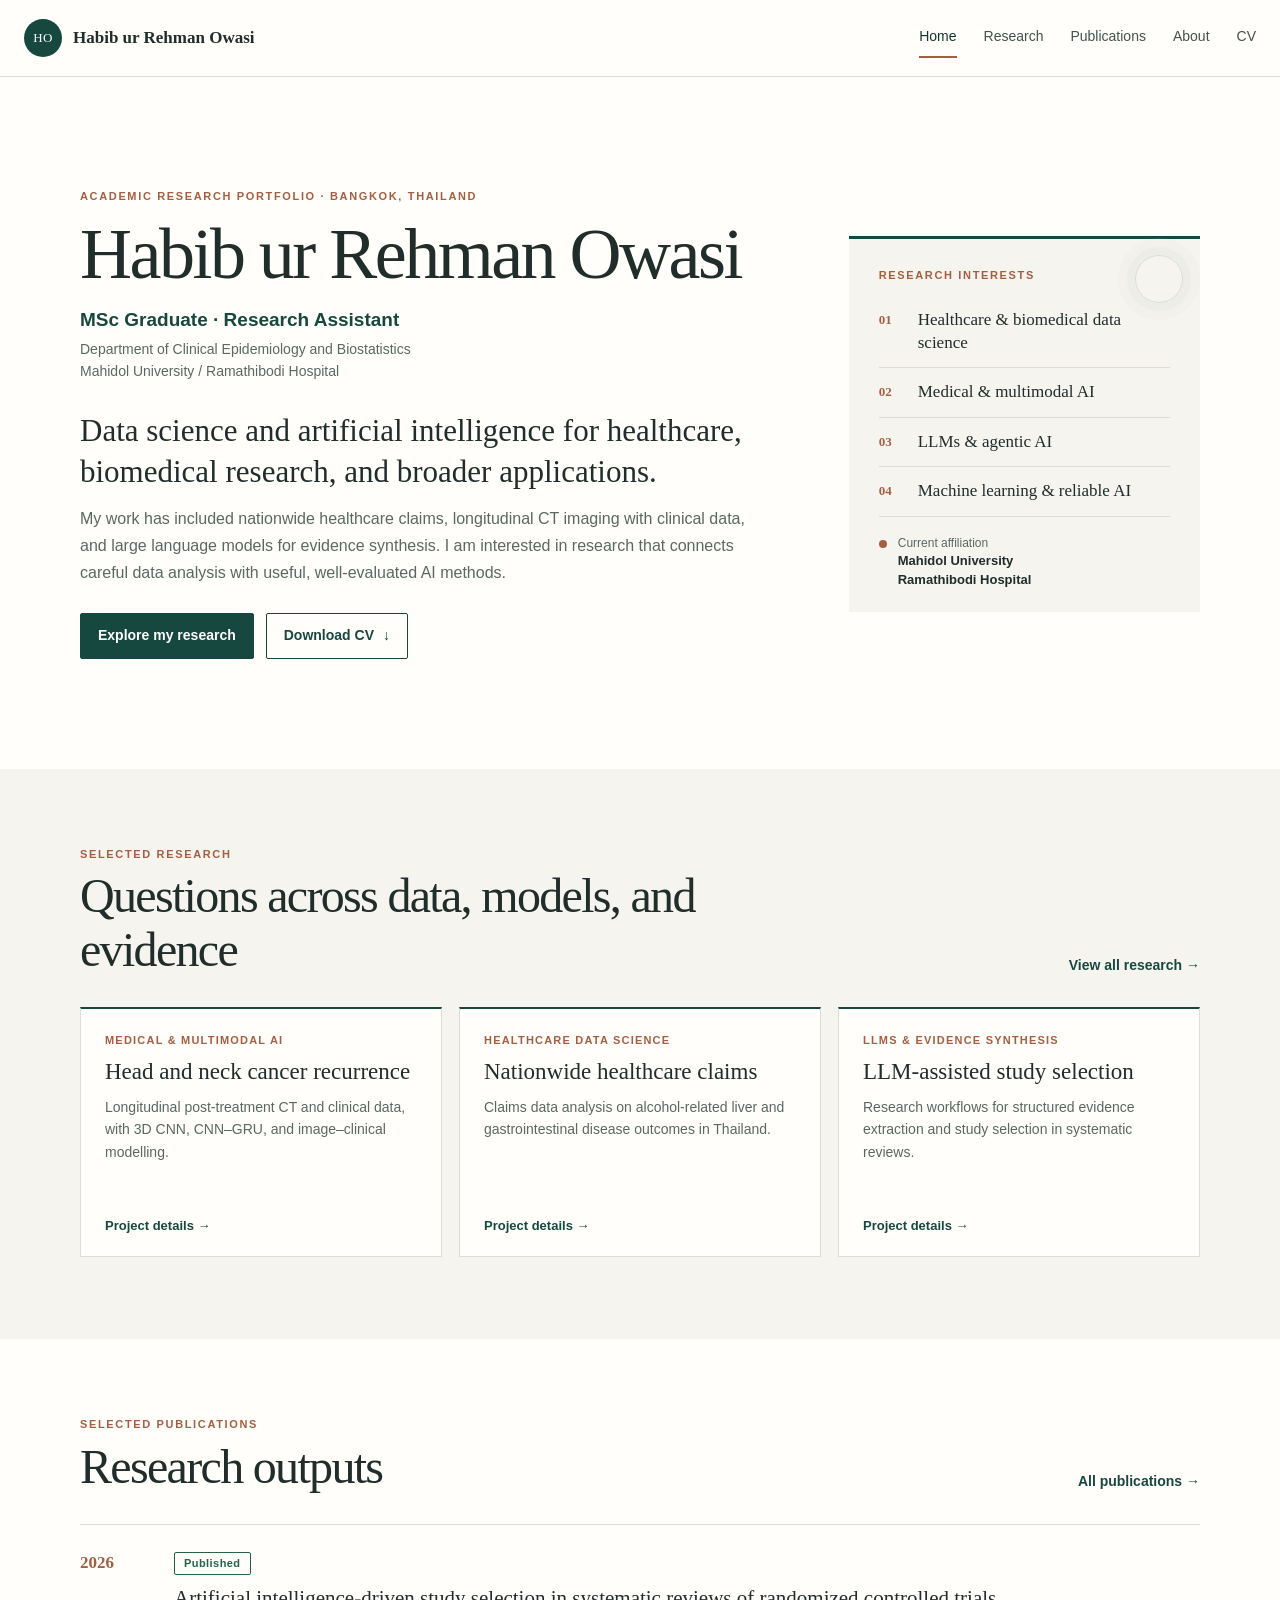
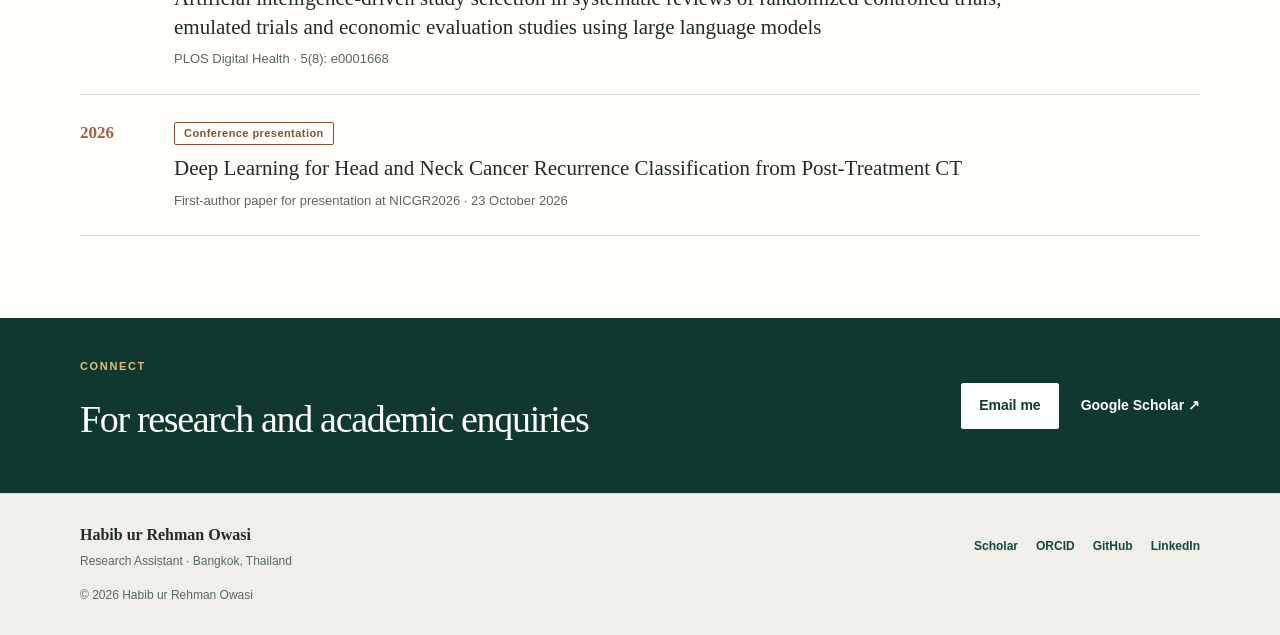
<file: index.html>
<!doctype html>
<html lang="en">
<head>
  <meta charset="utf-8">
  <meta name="viewport" content="width=device-width, initial-scale=1">
  <meta name="theme-color" content="#f5f4ef">
  <meta name="description" content="Academic research portfolio of Habib ur Rehman Owasi, MSc graduate and Research Assistant at Mahidol University and Ramathibodi Hospital.">
  <meta property="og:type" content="website">
  <meta property="og:title" content="Habib ur Rehman Owasi | Research Portfolio">
  <meta property="og:description" content="Data science, artificial intelligence, healthcare and biomedical applications.">
  <title>Habib ur Rehman Owasi | Research Portfolio</title>
  <link rel="icon" href="assets/favicon.svg" type="image/svg+xml">
  <link rel="stylesheet" href="assets/site.css">
  <script type="application/ld+json">
  {
    "@context": "https://schema.org",
    "@type": "Person",
    "name": "Habib ur Rehman Owasi",
    "jobTitle": "Research Assistant",
    "description": "MSc graduate working across data science, artificial intelligence, healthcare and biomedical research.",
    "email": "mailto:owaisihabib300@gmail.com",
    "address": {
      "@type": "PostalAddress",
      "addressLocality": "Bangkok",
      "addressCountry": "Thailand"
    },
    "affiliation": [
      {"@type": "Organization", "name": "Mahidol University"},
      {"@type": "Organization", "name": "Ramathibodi Hospital"}
    ],
    "sameAs": [
      "https://scholar.google.com/citations?user=Odnvv9oAAAAJ&hl=en",
      "https://orcid.org/0009-0002-7923-1663",
      "https://github.com/HabibOwaisi",
      "https://www.linkedin.com/in/habib-ur-rehman-owasi-32043a1b2/"
    ]
  }
  </script>
</head>
<body>
  <a class="skip-link" href="#main">Skip to content</a>
  <header class="site-header">
    <div class="header-inner">
      <a class="wordmark" href="index.html" aria-label="Habib ur Rehman Owasi, home">
        <span class="wordmark-mark" aria-hidden="true">HO</span>
        <span class="wordmark-name">Habib ur Rehman Owasi</span>
      </a>
      <nav class="site-nav" aria-label="Primary navigation">
        <a href="index.html" aria-current="page">Home</a>
        <a href="research.html">Research</a>
        <a href="publications.html">Publications</a>
        <a href="about.html">About</a>
        <a href="cv.html">CV</a>
      </nav>
    </div>
  </header>

  <main id="main">
    <section class="hero wrap">
      <div class="hero-copy">
        <p class="eyebrow">Academic research portfolio <span aria-hidden="true">·</span> Bangkok, Thailand</p>
        <h1>Habib ur Rehman Owasi</h1>
        <p class="role-line">MSc Graduate <span aria-hidden="true">·</span> Research Assistant</p>
        <p class="affiliation">Department of Clinical Epidemiology and Biostatistics<br>Mahidol University / Ramathibodi Hospital</p>
        <p class="hero-statement">Data science and artificial intelligence for healthcare, biomedical research, and broader applications.</p>
        <p class="hero-body">My work has included nationwide healthcare claims, longitudinal CT imaging with clinical data, and large language models for evidence synthesis. I am interested in research that connects careful data analysis with useful, well-evaluated AI methods.</p>
        <div class="button-row">
          <a class="button button-primary" href="research.html">Explore my research</a>
          <a class="button button-secondary" href="cv.pdf" download>Download CV <span aria-hidden="true">↓</span></a>
        </div>
      </div>
      <aside class="hero-aside" aria-label="Research interests">
        <p class="eyebrow">Research interests</p>
        <ol class="interest-list">
          <li><span class="interest-number">01</span><a href="research.html#health-data">Healthcare &amp; biomedical data science</a></li>
          <li><span class="interest-number">02</span><a href="research.html#medical-ai">Medical &amp; multimodal AI</a></li>
          <li><span class="interest-number">03</span><a href="research.html#llms">LLMs &amp; agentic AI</a></li>
          <li><span class="interest-number">04</span><a href="research.html#reliable-ai">Machine learning &amp; reliable AI</a></li>
        </ol>
        <div class="aside-note">
          <span class="small-dot" aria-hidden="true"></span>
          <p>Current affiliation<br><strong>Mahidol University<br>Ramathibodi Hospital</strong></p>
        </div>
      </aside>
    </section>

    <section class="section section-paper">
      <div class="wrap">
        <div class="section-heading">
          <div>
            <p class="eyebrow">Selected research</p>
            <h2>Questions across data, models, and evidence</h2>
          </div>
          <a class="text-link" href="research.html">View all research <span aria-hidden="true">→</span></a>
        </div>
        <div class="card-grid card-grid-three">
          <article class="research-card">
            <p class="card-kicker">Medical &amp; multimodal AI</p>
            <h3>Head and neck cancer recurrence</h3>
            <p>Longitudinal post-treatment CT and clinical data, with 3D CNN, CNN–GRU, and image–clinical modelling.</p>
            <a class="card-link" href="research.html#medical-ai">Project details <span aria-hidden="true">→</span></a>
          </article>
          <article class="research-card">
            <p class="card-kicker">Healthcare data science</p>
            <h3>Nationwide healthcare claims</h3>
            <p>Claims data analysis on alcohol-related liver and gastrointestinal disease outcomes in Thailand.</p>
            <a class="card-link" href="research.html#health-data">Project details <span aria-hidden="true">→</span></a>
          </article>
          <article class="research-card">
            <p class="card-kicker">LLMs &amp; evidence synthesis</p>
            <h3>LLM-assisted study selection</h3>
            <p>Research workflows for structured evidence extraction and study selection in systematic reviews.</p>
            <a class="card-link" href="research.html#llms">Project details <span aria-hidden="true">→</span></a>
          </article>
        </div>
      </div>
    </section>

    <section class="section wrap">
      <div class="section-heading">
        <div>
          <p class="eyebrow">Selected publications</p>
          <h2>Research outputs</h2>
        </div>
        <a class="text-link" href="publications.html">All publications <span aria-hidden="true">→</span></a>
      </div>
      <div class="publication-preview">
        <div class="publication-year">2026</div>
        <div>
          <p class="status status-published">Published</p>
          <h3><a href="https://doi.org/10.1371/journal.pdig.0001668" target="_blank" rel="noopener">Artificial intelligence-driven study selection in systematic reviews of randomized controlled trials, emulated trials and economic evaluation studies using large language models</a></h3>
          <p class="publication-meta">PLOS Digital Health · 5(8): e0001668</p>
        </div>
      </div>
      <div class="publication-preview">
        <div class="publication-year">2026</div>
        <div>
          <p class="status status-conference">Conference presentation</p>
          <h3>Deep Learning for Head and Neck Cancer Recurrence Classification from Post-Treatment CT</h3>
          <p class="publication-meta">First-author paper for presentation at NICGR2026 · 23 October 2026</p>
        </div>
      </div>
    </section>

    <section class="contact-band">
      <div class="wrap contact-band-inner">
        <div>
          <p class="eyebrow">Connect</p>
          <h2>For research and academic enquiries</h2>
        </div>
        <div class="contact-actions">
          <a class="button button-light" href="mailto:owaisihabib300@gmail.com">Email me</a>
          <a class="text-link text-link-light" href="https://scholar.google.com/citations?user=Odnvv9oAAAAJ&amp;hl=en" target="_blank" rel="noopener">Google Scholar <span aria-hidden="true">↗</span></a>
        </div>
      </div>
    </section>
  </main>

  <footer class="site-footer">
    <div class="wrap footer-inner">
      <div><strong>Habib ur Rehman Owasi</strong><span>Research Assistant · Bangkok, Thailand</span></div>
      <div class="social-links" aria-label="Academic and professional profiles">
        <a href="https://scholar.google.com/citations?user=Odnvv9oAAAAJ&amp;hl=en" target="_blank" rel="noopener">Scholar</a>
        <a href="https://orcid.org/0009-0002-7923-1663" target="_blank" rel="noopener">ORCID</a>
        <a href="https://github.com/HabibOwaisi" target="_blank" rel="noopener">GitHub</a>
        <a href="https://www.linkedin.com/in/habib-ur-rehman-owasi-32043a1b2/" target="_blank" rel="noopener">LinkedIn</a>
      </div>
      <p class="footer-note">© 2026 Habib ur Rehman Owasi</p>
    </div>
  </footer>
</body>
</html>
</file>
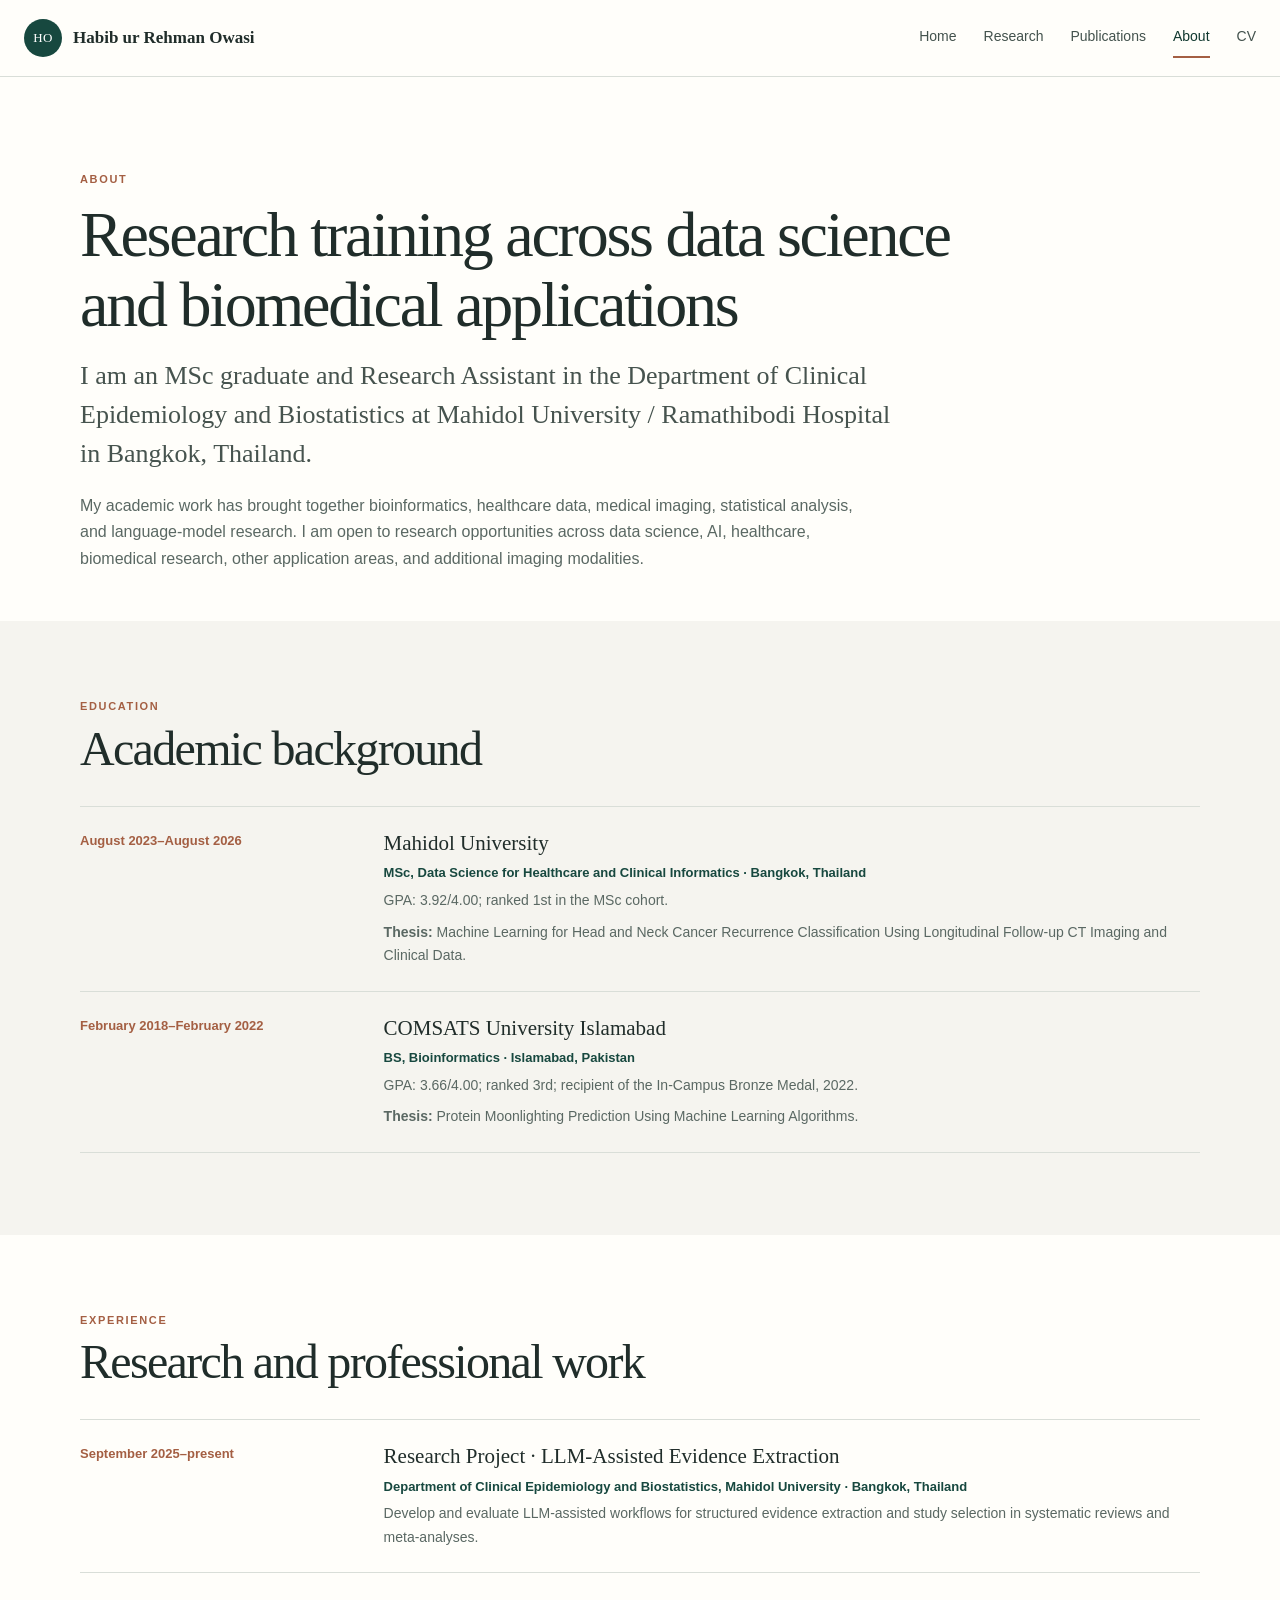
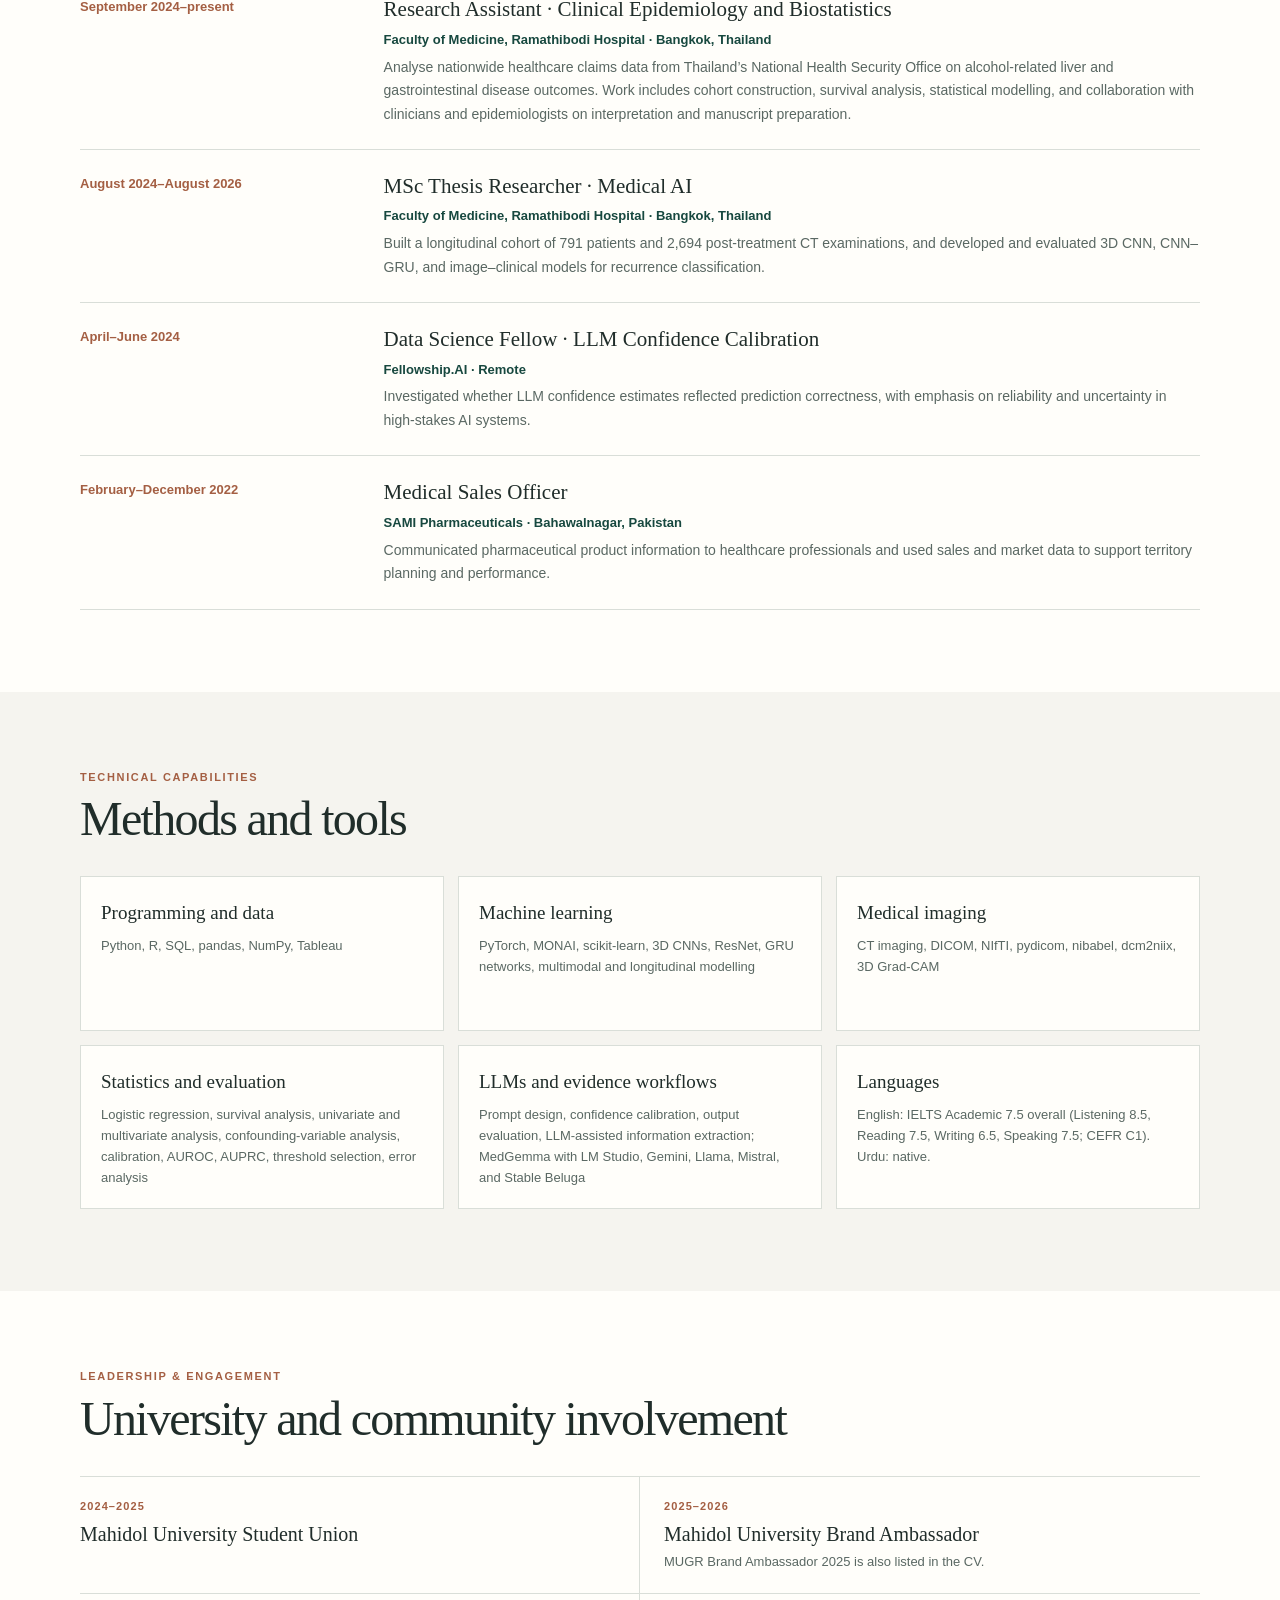
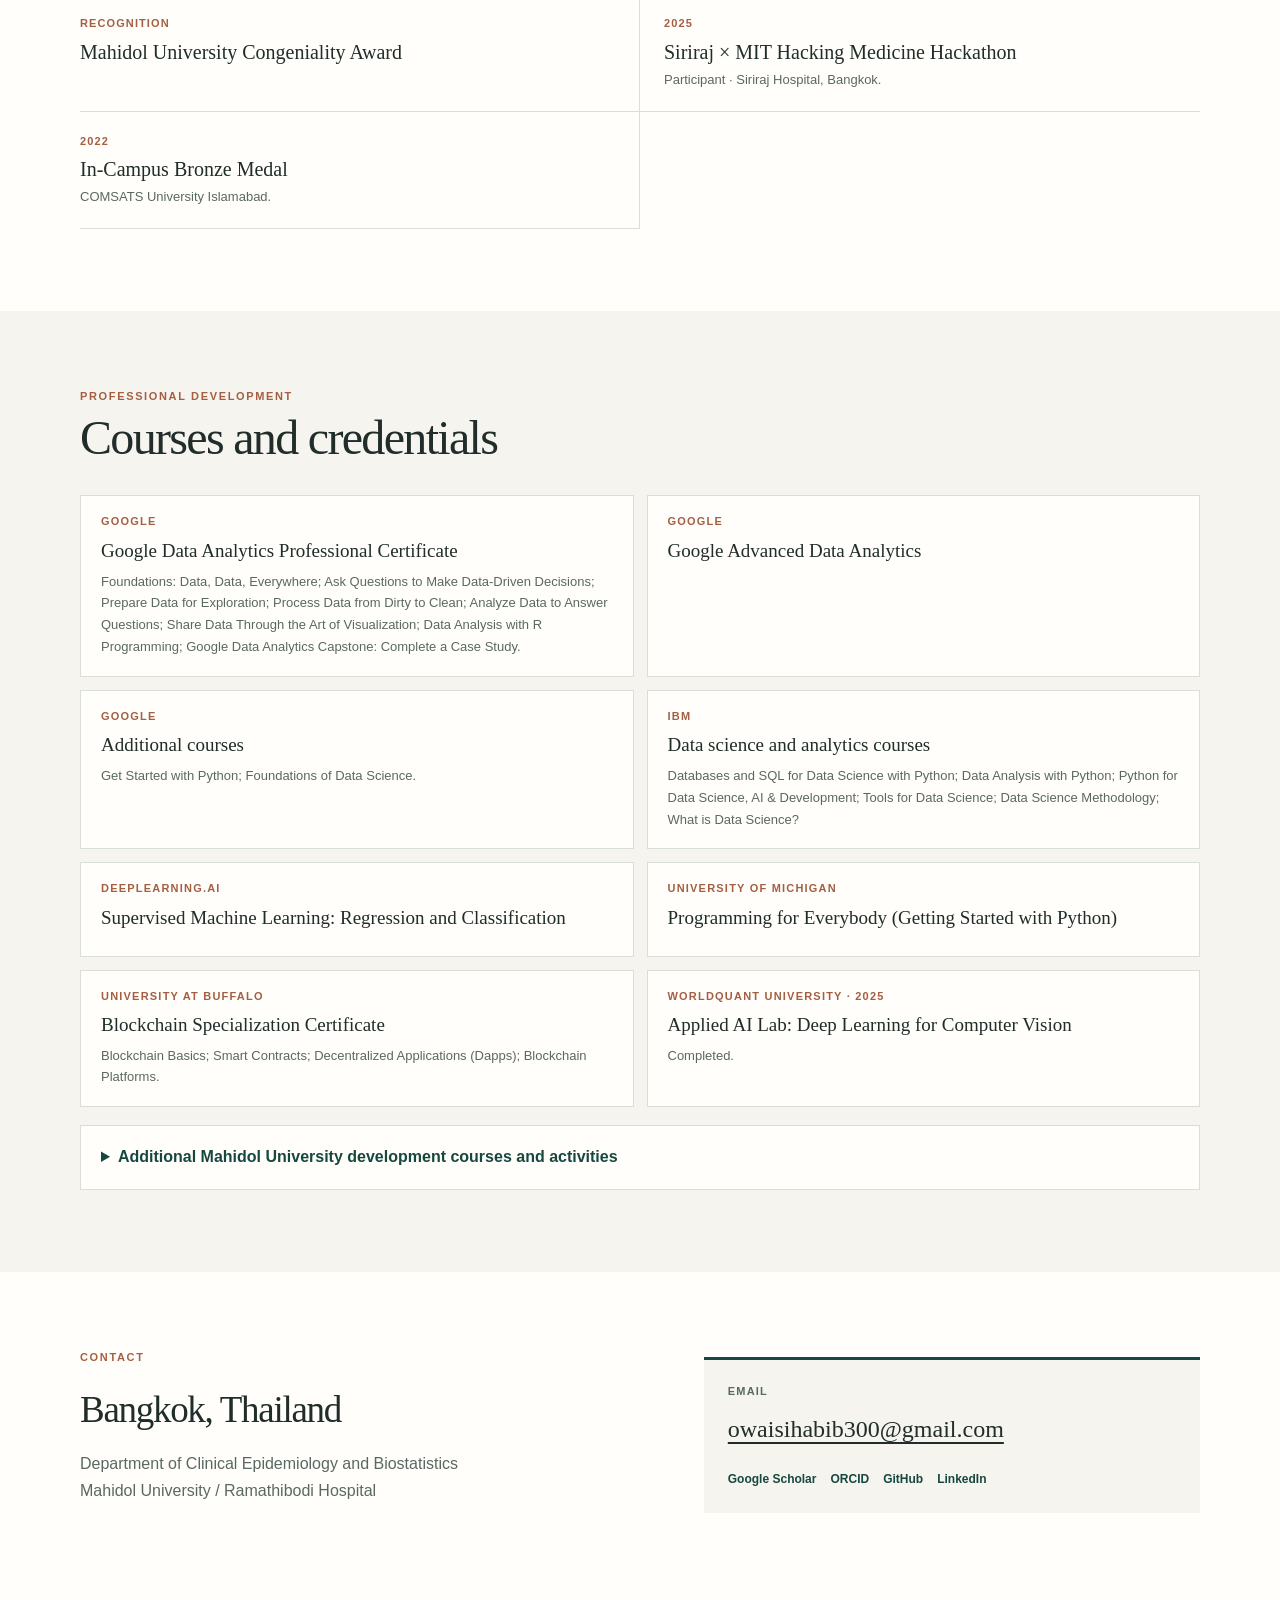
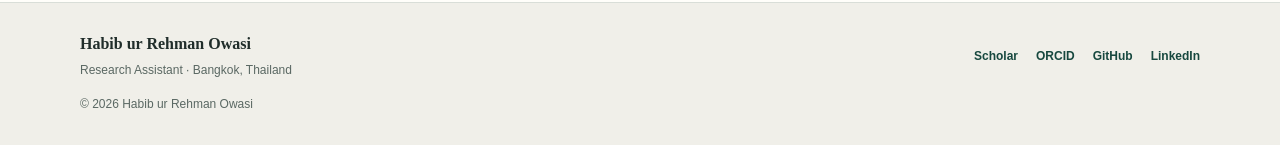
<file: about.html>
<!doctype html>
<html lang="en">
<head>
  <meta charset="utf-8">
  <meta name="viewport" content="width=device-width, initial-scale=1">
  <meta name="theme-color" content="#f5f4ef">
  <meta name="description" content="Education, research experience, technical capabilities, leadership, professional development, and contact details for Habib ur Rehman Owasi.">
  <title>About | Habib ur Rehman Owasi</title>
  <link rel="icon" href="assets/favicon.svg" type="image/svg+xml">
  <link rel="stylesheet" href="assets/site.css">
</head>
<body>
  <a class="skip-link" href="#main">Skip to content</a>
  <header class="site-header"><div class="header-inner">
    <a class="wordmark" href="index.html" aria-label="Habib ur Rehman Owasi, home"><span class="wordmark-mark" aria-hidden="true">HO</span><span class="wordmark-name">Habib ur Rehman Owasi</span></a>
    <nav class="site-nav" aria-label="Primary navigation"><a href="index.html">Home</a><a href="research.html">Research</a><a href="publications.html">Publications</a><a href="about.html" aria-current="page">About</a><a href="cv.html">CV</a></nav>
  </div></header>
  <main id="main">
    <section class="page-intro wrap">
      <p class="eyebrow">About</p>
      <h1>Research training across data science and biomedical applications</h1>
      <p class="lead">I am an MSc graduate and Research Assistant in the Department of Clinical Epidemiology and Biostatistics at Mahidol University / Ramathibodi Hospital in Bangkok, Thailand.</p>
      <p class="intro-copy">My academic work has brought together bioinformatics, healthcare data, medical imaging, statistical analysis, and language-model research. I am open to research opportunities across data science, AI, healthcare, biomedical research, other application areas, and additional imaging modalities.</p>
    </section>

    <section class="section section-paper">
      <div class="wrap">
        <div class="section-heading"><div><p class="eyebrow">Education</p><h2>Academic background</h2></div></div>
        <div class="timeline">
          <article class="timeline-item">
            <div class="timeline-date">August 2023–August 2026</div>
            <div><h3>Mahidol University</h3><p class="timeline-subtitle">MSc, Data Science for Healthcare and Clinical Informatics · Bangkok, Thailand</p><p>GPA: 3.92/4.00; ranked 1st in the MSc cohort.</p><p class="small-note"><strong>Thesis:</strong> Machine Learning for Head and Neck Cancer Recurrence Classification Using Longitudinal Follow-up CT Imaging and Clinical Data.</p></div>
          </article>
          <article class="timeline-item">
            <div class="timeline-date">February 2018–February 2022</div>
            <div><h3>COMSATS University Islamabad</h3><p class="timeline-subtitle">BS, Bioinformatics · Islamabad, Pakistan</p><p>GPA: 3.66/4.00; ranked 3rd; recipient of the In-Campus Bronze Medal, 2022.</p><p class="small-note"><strong>Thesis:</strong> Protein Moonlighting Prediction Using Machine Learning Algorithms.</p></div>
          </article>
        </div>
      </div>
    </section>

    <section class="section wrap">
      <div class="section-heading"><div><p class="eyebrow">Experience</p><h2>Research and professional work</h2></div></div>
      <div class="timeline">
        <article class="timeline-item"><div class="timeline-date">September 2025–present</div><div><h3>Research Project · LLM-Assisted Evidence Extraction</h3><p class="timeline-subtitle">Department of Clinical Epidemiology and Biostatistics, Mahidol University · Bangkok, Thailand</p><p>Develop and evaluate LLM-assisted workflows for structured evidence extraction and study selection in systematic reviews and meta-analyses.</p></div></article>
        <article class="timeline-item"><div class="timeline-date">September 2024–present</div><div><h3>Research Assistant · Clinical Epidemiology and Biostatistics</h3><p class="timeline-subtitle">Faculty of Medicine, Ramathibodi Hospital · Bangkok, Thailand</p><p>Analyse nationwide healthcare claims data from Thailand’s National Health Security Office on alcohol-related liver and gastrointestinal disease outcomes. Work includes cohort construction, survival analysis, statistical modelling, and collaboration with clinicians and epidemiologists on interpretation and manuscript preparation.</p></div></article>
        <article class="timeline-item"><div class="timeline-date">August 2024–August 2026</div><div><h3>MSc Thesis Researcher · Medical AI</h3><p class="timeline-subtitle">Faculty of Medicine, Ramathibodi Hospital · Bangkok, Thailand</p><p>Built a longitudinal cohort of 791 patients and 2,694 post-treatment CT examinations, and developed and evaluated 3D CNN, CNN–GRU, and image–clinical models for recurrence classification.</p></div></article>
        <article class="timeline-item"><div class="timeline-date">April–June 2024</div><div><h3>Data Science Fellow · LLM Confidence Calibration</h3><p class="timeline-subtitle">Fellowship.AI · Remote</p><p>Investigated whether LLM confidence estimates reflected prediction correctness, with emphasis on reliability and uncertainty in high-stakes AI systems.</p></div></article>
        <article class="timeline-item"><div class="timeline-date">February–December 2022</div><div><h3>Medical Sales Officer</h3><p class="timeline-subtitle">SAMI Pharmaceuticals · Bahawalnagar, Pakistan</p><p>Communicated pharmaceutical product information to healthcare professionals and used sales and market data to support territory planning and performance.</p></div></article>
      </div>
    </section>

    <section class="section section-paper">
      <div class="wrap">
        <div class="section-heading"><div><p class="eyebrow">Technical capabilities</p><h2>Methods and tools</h2></div></div>
        <div class="capability-grid">
          <article class="capability-card"><h3>Programming and data</h3><p>Python, R, SQL, pandas, NumPy, Tableau</p></article>
          <article class="capability-card"><h3>Machine learning</h3><p>PyTorch, MONAI, scikit-learn, 3D CNNs, ResNet, GRU networks, multimodal and longitudinal modelling</p></article>
          <article class="capability-card"><h3>Medical imaging</h3><p>CT imaging, DICOM, NIfTI, pydicom, nibabel, dcm2niix, 3D Grad-CAM</p></article>
          <article class="capability-card"><h3>Statistics and evaluation</h3><p>Logistic regression, survival analysis, univariate and multivariate analysis, confounding-variable analysis, calibration, AUROC, AUPRC, threshold selection, error analysis</p></article>
          <article class="capability-card"><h3>LLMs and evidence workflows</h3><p>Prompt design, confidence calibration, output evaluation, LLM-assisted information extraction; MedGemma with LM Studio, Gemini, Llama, Mistral, and Stable Beluga</p></article>
          <article class="capability-card"><h3>Languages</h3><p>English: IELTS Academic 7.5 overall (Listening 8.5, Reading 7.5, Writing 6.5, Speaking 7.5; CEFR C1). Urdu: native.</p></article>
        </div>
      </div>
    </section>

    <section class="section wrap">
      <div class="section-heading"><div><p class="eyebrow">Leadership &amp; engagement</p><h2>University and community involvement</h2></div></div>
      <div class="engagement-grid">
        <article class="engagement-item"><p class="engagement-date">2024–2025</p><h3>Mahidol University Student Union</h3></article>
        <article class="engagement-item"><p class="engagement-date">2025–2026</p><h3>Mahidol University Brand Ambassador</h3><p>MUGR Brand Ambassador 2025 is also listed in the CV.</p></article>
        <article class="engagement-item"><p class="engagement-date">Recognition</p><h3>Mahidol University Congeniality Award</h3></article>
        <article class="engagement-item"><p class="engagement-date">2025</p><h3>Siriraj × MIT Hacking Medicine Hackathon</h3><p>Participant · Siriraj Hospital, Bangkok.</p></article>
        <article class="engagement-item"><p class="engagement-date">2022</p><h3>In-Campus Bronze Medal</h3><p>COMSATS University Islamabad.</p></article>
      </div>
    </section>

    <section class="section section-paper" id="professional-development">
      <div class="wrap">
        <div class="section-heading"><div><p class="eyebrow">Professional development</p><h2>Courses and credentials</h2></div></div>
        <div class="credential-grid">
          <article class="credential-card"><p class="card-kicker">Google</p><h3>Google Data Analytics Professional Certificate</h3><p>Foundations: Data, Data, Everywhere; Ask Questions to Make Data-Driven Decisions; Prepare Data for Exploration; Process Data from Dirty to Clean; Analyze Data to Answer Questions; Share Data Through the Art of Visualization; Data Analysis with R Programming; Google Data Analytics Capstone: Complete a Case Study.</p></article>
          <article class="credential-card"><p class="card-kicker">Google</p><h3>Google Advanced Data Analytics</h3></article>
          <article class="credential-card"><p class="card-kicker">Google</p><h3>Additional courses</h3><p>Get Started with Python; Foundations of Data Science.</p></article>
          <article class="credential-card"><p class="card-kicker">IBM</p><h3>Data science and analytics courses</h3><p>Databases and SQL for Data Science with Python; Data Analysis with Python; Python for Data Science, AI &amp; Development; Tools for Data Science; Data Science Methodology; What is Data Science?</p></article>
          <article class="credential-card"><p class="card-kicker">DeepLearning.AI</p><h3>Supervised Machine Learning: Regression and Classification</h3></article>
          <article class="credential-card"><p class="card-kicker">University of Michigan</p><h3>Programming for Everybody (Getting Started with Python)</h3></article>
          <article class="credential-card"><p class="card-kicker">University at Buffalo</p><h3>Blockchain Specialization Certificate</h3><p>Blockchain Basics; Smart Contracts; Decentralized Applications (Dapps); Blockchain Platforms.</p></article>
          <article class="credential-card"><p class="card-kicker">WorldQuant University · 2025</p><h3>Applied AI Lab: Deep Learning for Computer Vision</h3><p>Completed.</p></article>
        </div>
        <details class="course-details">
          <summary>Additional Mahidol University development courses and activities</summary>
          <p class="small-note">The supplied course record also lists university development activities in communication and language, leadership and management, information technology, creativity and innovation, health literacy, entrepreneurship, environmental literacy, and research skills.</p>
          <ul class="course-list">
            <li>Effective Presentation Technique (English Version)</li>
            <li>Intercultural Communication and How to Create Your Awesome Presentation</li>
            <li>Cultural Journey at Ratchaburi Project</li>
            <li>MU Grad Multi-Cultural Trip at Ratchaburi</li>
            <li>MU Grad Seeding 2025</li>
            <li>Time Management and Conflict Management Training</li>
            <li>Special Lectures on Brain Coaches for Innovative Ideas</li>
            <li>Leadership and Art of Public Speaking</li>
            <li>MU Tour 2024</li>
            <li>MU Synergy Championship 2567</li>
            <li>Creating Infographics for Academic Purpose</li>
            <li>Digital Literacy Training</li>
            <li>Transformative Learning Skills: Self Discovery (English Version)</li>
            <li>CPR Basic Life Support</li>
            <li>MU Swimming Championship</li>
            <li>How You Come Up with a Good Business Model</li>
            <li>MU Grad Environmental Project for Sustainable Development: Green Future, Act Now, Save Tomorrow</li>
            <li>Sustainable Waste and Resource Management in the Era of Climate Change</li>
            <li>Strategies for Successfully Completing Doctoral Research</li>
          </ul>
        </details>
      </div>
    </section>

    <section class="section wrap contact-section" id="contact">
      <div><p class="eyebrow">Contact</p><h2>Bangkok, Thailand</h2><p>Department of Clinical Epidemiology and Biostatistics<br>Mahidol University / Ramathibodi Hospital</p></div>
      <div class="contact-card"><p class="card-kicker">Email</p><a class="email-link" href="mailto:owaisihabib300@gmail.com">owaisihabib300@gmail.com</a><div class="social-links social-links-dark"><a href="https://scholar.google.com/citations?user=Odnvv9oAAAAJ&amp;hl=en" target="_blank" rel="noopener">Google Scholar</a><a href="https://orcid.org/0009-0002-7923-1663" target="_blank" rel="noopener">ORCID</a><a href="https://github.com/HabibOwaisi" target="_blank" rel="noopener">GitHub</a><a href="https://www.linkedin.com/in/habib-ur-rehman-owasi-32043a1b2/" target="_blank" rel="noopener">LinkedIn</a></div></div>
    </section>
  </main>
  <footer class="site-footer"><div class="wrap footer-inner">
    <div><strong>Habib ur Rehman Owasi</strong><span>Research Assistant · Bangkok, Thailand</span></div>
    <div class="social-links" aria-label="Academic and professional profiles"><a href="https://scholar.google.com/citations?user=Odnvv9oAAAAJ&amp;hl=en" target="_blank" rel="noopener">Scholar</a><a href="https://orcid.org/0009-0002-7923-1663" target="_blank" rel="noopener">ORCID</a><a href="https://github.com/HabibOwaisi" target="_blank" rel="noopener">GitHub</a><a href="https://www.linkedin.com/in/habib-ur-rehman-owasi-32043a1b2/" target="_blank" rel="noopener">LinkedIn</a></div>
    <p class="footer-note">© 2026 Habib ur Rehman Owasi</p>
  </div></footer>
</body>
</html>
</file>
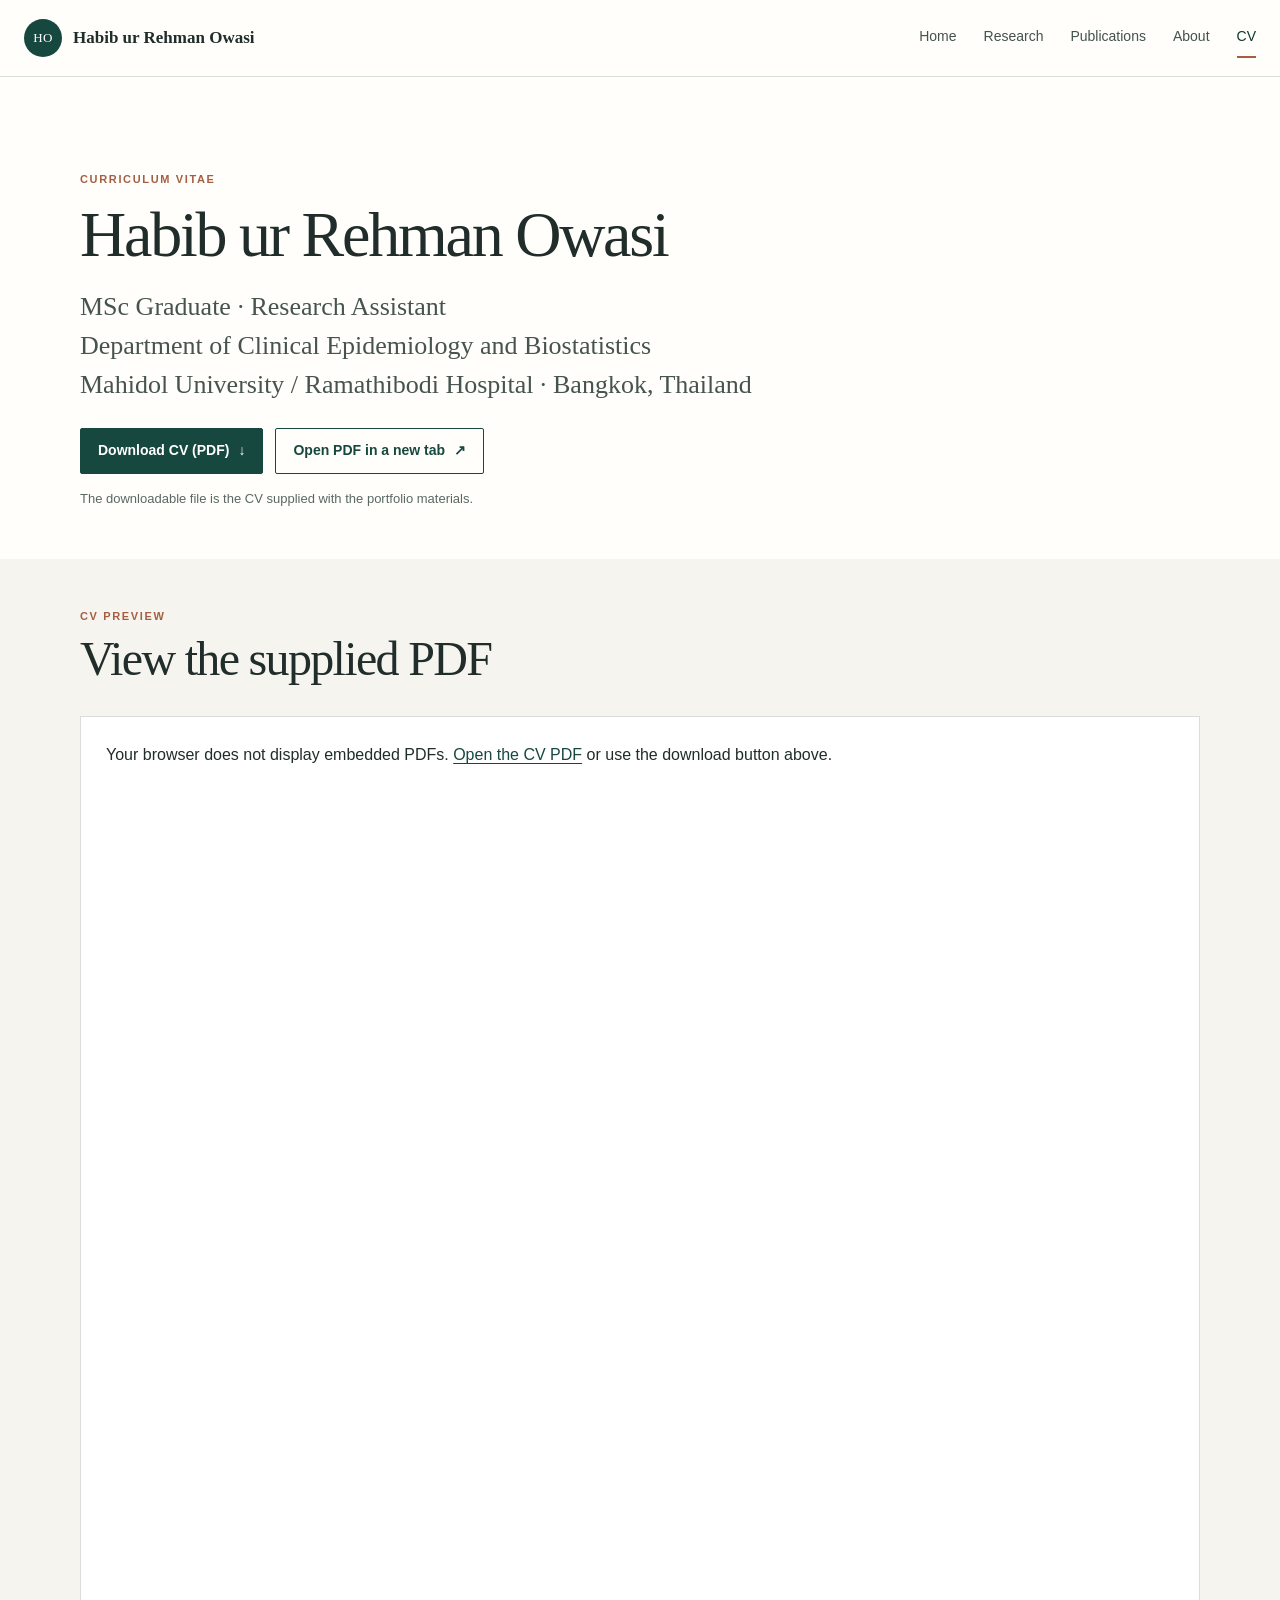
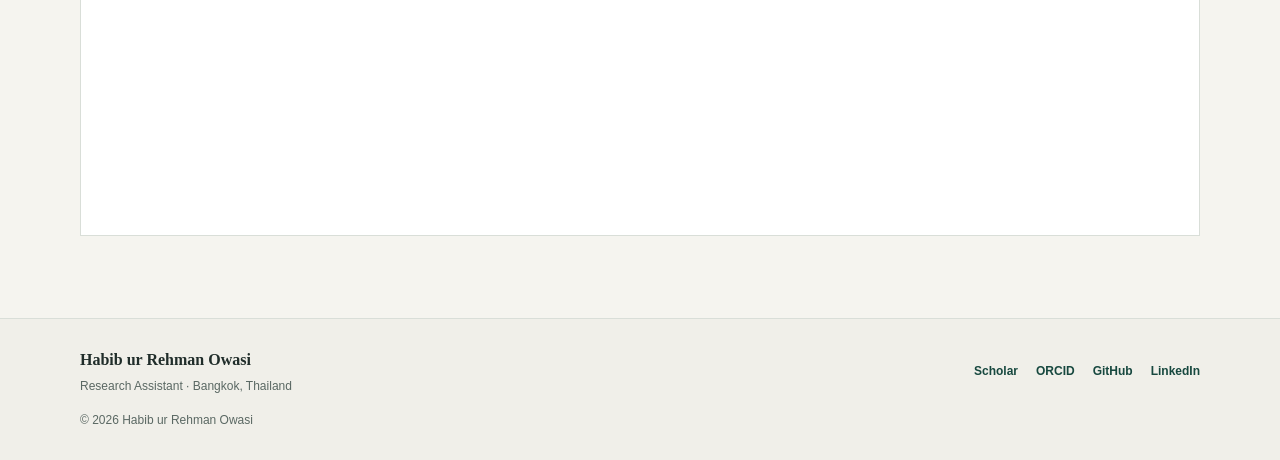
<file: cv.html>
<!doctype html>
<html lang="en">
<head>
  <meta charset="utf-8">
  <meta name="viewport" content="width=device-width, initial-scale=1">
  <meta name="theme-color" content="#f5f4ef">
  <meta name="description" content="Download the CV of Habib ur Rehman Owasi, MSc graduate and Research Assistant at Mahidol University and Ramathibodi Hospital.">
  <title>CV | Habib ur Rehman Owasi</title>
  <link rel="icon" href="assets/favicon.svg" type="image/svg+xml">
  <link rel="stylesheet" href="assets/site.css">
</head>
<body>
  <a class="skip-link" href="#main">Skip to content</a>
  <header class="site-header"><div class="header-inner">
    <a class="wordmark" href="index.html" aria-label="Habib ur Rehman Owasi, home"><span class="wordmark-mark" aria-hidden="true">HO</span><span class="wordmark-name">Habib ur Rehman Owasi</span></a>
    <nav class="site-nav" aria-label="Primary navigation"><a href="index.html">Home</a><a href="research.html">Research</a><a href="publications.html">Publications</a><a href="about.html">About</a><a href="cv.html" aria-current="page">CV</a></nav>
  </div></header>
  <main id="main">
    <section class="page-intro wrap cv-intro">
      <p class="eyebrow">Curriculum vitae</p>
      <h1>Habib ur Rehman Owasi</h1>
      <p class="lead">MSc Graduate · Research Assistant<br>Department of Clinical Epidemiology and Biostatistics<br>Mahidol University / Ramathibodi Hospital · Bangkok, Thailand</p>
      <div class="button-row"><a class="button button-primary" href="cv.pdf" download>Download CV (PDF) <span aria-hidden="true">↓</span></a><a class="button button-secondary" href="cv.pdf" target="_blank" rel="noopener">Open PDF in a new tab <span aria-hidden="true">↗</span></a></div>
      <p class="small-note">The downloadable file is the CV supplied with the portfolio materials.</p>
    </section>
    <section class="section section-paper cv-preview-section">
      <div class="wrap">
        <div class="section-heading"><div><p class="eyebrow">CV preview</p><h2>View the supplied PDF</h2></div></div>
        <div class="pdf-frame">
          <object data="cv.pdf" type="application/pdf" aria-label="CV PDF preview">
            <p>Your browser does not display embedded PDFs. <a href="cv.pdf" target="_blank" rel="noopener">Open the CV PDF</a> or use the download button above.</p>
          </object>
        </div>
      </div>
    </section>
  </main>
  <footer class="site-footer"><div class="wrap footer-inner">
    <div><strong>Habib ur Rehman Owasi</strong><span>Research Assistant · Bangkok, Thailand</span></div>
    <div class="social-links" aria-label="Academic and professional profiles"><a href="https://scholar.google.com/citations?user=Odnvv9oAAAAJ&amp;hl=en" target="_blank" rel="noopener">Scholar</a><a href="https://orcid.org/0009-0002-7923-1663" target="_blank" rel="noopener">ORCID</a><a href="https://github.com/HabibOwaisi" target="_blank" rel="noopener">GitHub</a><a href="https://www.linkedin.com/in/habib-ur-rehman-owasi-32043a1b2/" target="_blank" rel="noopener">LinkedIn</a></div>
    <p class="footer-note">© 2026 Habib ur Rehman Owasi</p>
  </div></footer>
</body>
</html>
</file>
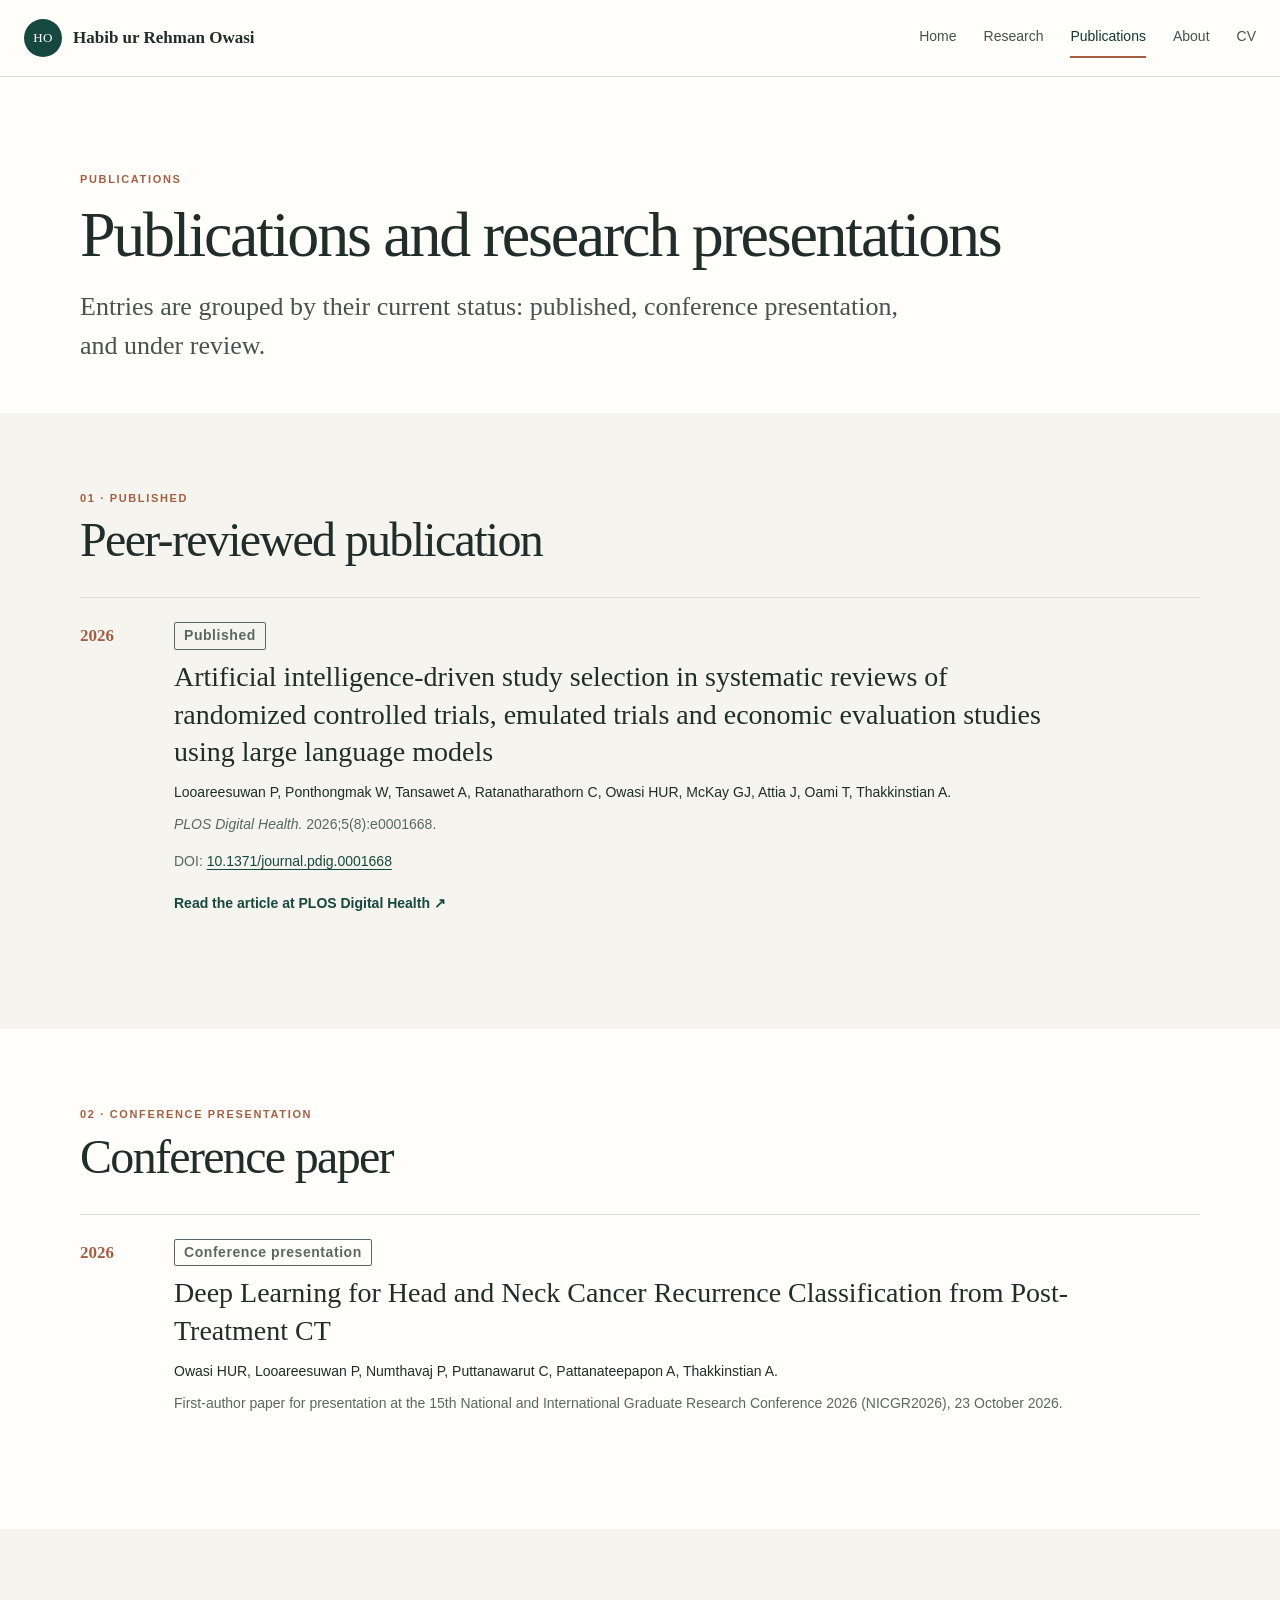
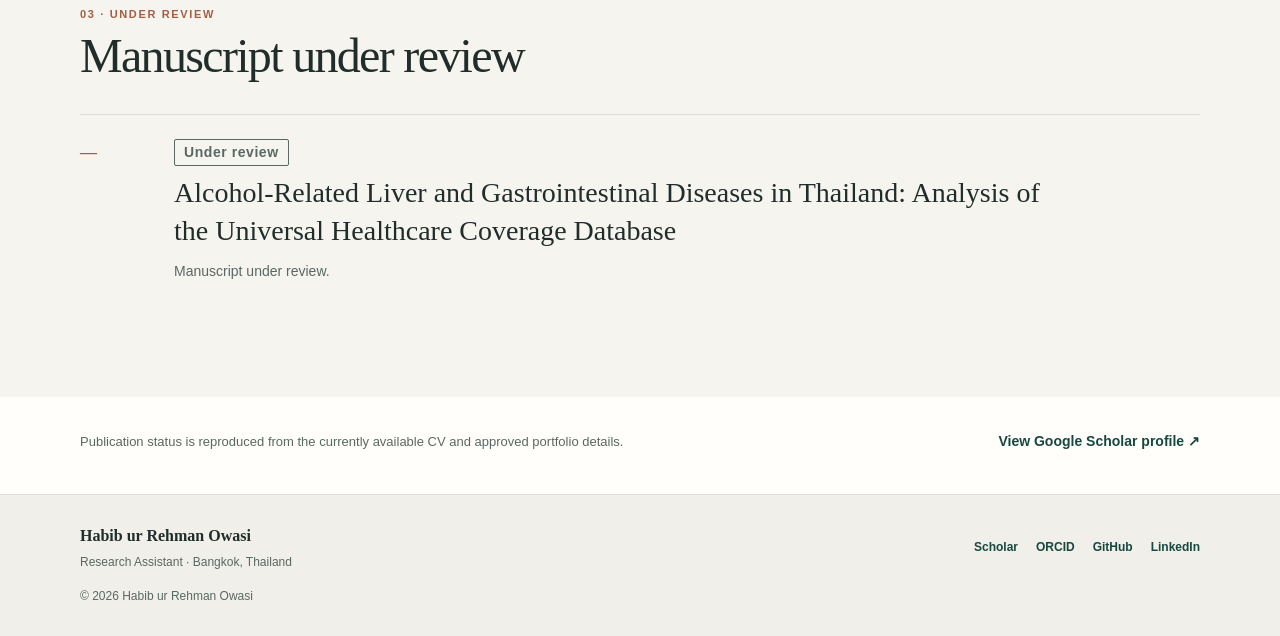
<file: publications.html>
<!doctype html>
<html lang="en">
<head>
  <meta charset="utf-8">
  <meta name="viewport" content="width=device-width, initial-scale=1">
  <meta name="theme-color" content="#f5f4ef">
  <meta name="description" content="Publications, conference presentations, and manuscripts under review by Habib ur Rehman Owasi.">
  <title>Publications | Habib ur Rehman Owasi</title>
  <link rel="icon" href="assets/favicon.svg" type="image/svg+xml">
  <link rel="stylesheet" href="assets/site.css">
</head>
<body>
  <a class="skip-link" href="#main">Skip to content</a>
  <header class="site-header"><div class="header-inner">
    <a class="wordmark" href="index.html" aria-label="Habib ur Rehman Owasi, home"><span class="wordmark-mark" aria-hidden="true">HO</span><span class="wordmark-name">Habib ur Rehman Owasi</span></a>
    <nav class="site-nav" aria-label="Primary navigation"><a href="index.html">Home</a><a href="research.html">Research</a><a href="publications.html" aria-current="page">Publications</a><a href="about.html">About</a><a href="cv.html">CV</a></nav>
  </div></header>
  <main id="main">
    <section class="page-intro wrap">
      <p class="eyebrow">Publications</p>
      <h1>Publications and research presentations</h1>
      <p class="lead">Entries are grouped by their current status: published, conference presentation, and under review.</p>
    </section>
    <section class="section section-paper" id="published">
      <div class="wrap">
        <div class="section-heading"><div><p class="eyebrow">01 · Published</p><h2>Peer-reviewed publication</h2></div></div>
        <article class="publication-entry">
          <div class="publication-year">2026</div>
          <div class="publication-body">
            <p class="status status-published">Published</p>
            <h3><a href="https://doi.org/10.1371/journal.pdig.0001668" target="_blank" rel="noopener">Artificial intelligence-driven study selection in systematic reviews of randomized controlled trials, emulated trials and economic evaluation studies using large language models</a></h3>
            <p class="authors">Looareesuwan P, Ponthongmak W, Tansawet A, Ratanatharathorn C, Owasi HUR, McKay GJ, Attia J, Oami T, Thakkinstian A.</p>
            <p><em>PLOS Digital Health.</em> 2026;5(8):e0001668.</p>
            <p class="doi">DOI: <a href="https://doi.org/10.1371/journal.pdig.0001668" target="_blank" rel="noopener">10.1371/journal.pdig.0001668</a></p>
            <p class="publication-actions"><a class="text-link" href="https://journals.plos.org/digitalhealth/article?id=10.1371/journal.pdig.0001668" target="_blank" rel="noopener">Read the article at PLOS Digital Health <span aria-hidden="true">↗</span></a></p>
          </div>
        </article>
      </div>
    </section>
    <section class="section wrap" id="conference">
      <div class="section-heading"><div><p class="eyebrow">02 · Conference presentation</p><h2>Conference paper</h2></div></div>
      <article class="publication-entry">
        <div class="publication-year">2026</div>
        <div class="publication-body">
          <p class="status status-conference">Conference presentation</p>
          <h3>Deep Learning for Head and Neck Cancer Recurrence Classification from Post-Treatment CT</h3>
          <p class="authors">Owasi HUR, Looareesuwan P, Numthavaj P, Puttanawarut C, Pattanateepapon A, Thakkinstian A.</p>
          <p>First-author paper for presentation at the 15th National and International Graduate Research Conference 2026 (NICGR2026), 23 October 2026.</p>
        </div>
      </article>
    </section>
    <section class="section section-paper" id="under-review">
      <div class="wrap">
        <div class="section-heading"><div><p class="eyebrow">03 · Under review</p><h2>Manuscript under review</h2></div></div>
        <article class="publication-entry">
          <div class="publication-year">—</div>
          <div class="publication-body">
            <p class="status status-review">Under review</p>
            <h3>Alcohol-Related Liver and Gastrointestinal Diseases in Thailand: Analysis of the Universal Healthcare Coverage Database</h3>
            <p>Manuscript under review.</p>
          </div>
        </article>
      </div>
    </section>
    <section class="section wrap note-section">
      <p class="small-note">Publication status is reproduced from the currently available CV and approved portfolio details.</p>
      <a class="text-link" href="https://scholar.google.com/citations?user=Odnvv9oAAAAJ&amp;hl=en" target="_blank" rel="noopener">View Google Scholar profile <span aria-hidden="true">↗</span></a>
    </section>
  </main>
  <footer class="site-footer"><div class="wrap footer-inner">
    <div><strong>Habib ur Rehman Owasi</strong><span>Research Assistant · Bangkok, Thailand</span></div>
    <div class="social-links" aria-label="Academic and professional profiles"><a href="https://scholar.google.com/citations?user=Odnvv9oAAAAJ&amp;hl=en" target="_blank" rel="noopener">Scholar</a><a href="https://orcid.org/0009-0002-7923-1663" target="_blank" rel="noopener">ORCID</a><a href="https://github.com/HabibOwaisi" target="_blank" rel="noopener">GitHub</a><a href="https://www.linkedin.com/in/habib-ur-rehman-owasi-32043a1b2/" target="_blank" rel="noopener">LinkedIn</a></div>
    <p class="footer-note">© 2026 Habib ur Rehman Owasi</p>
  </div></footer>
</body>
</html>
</file>
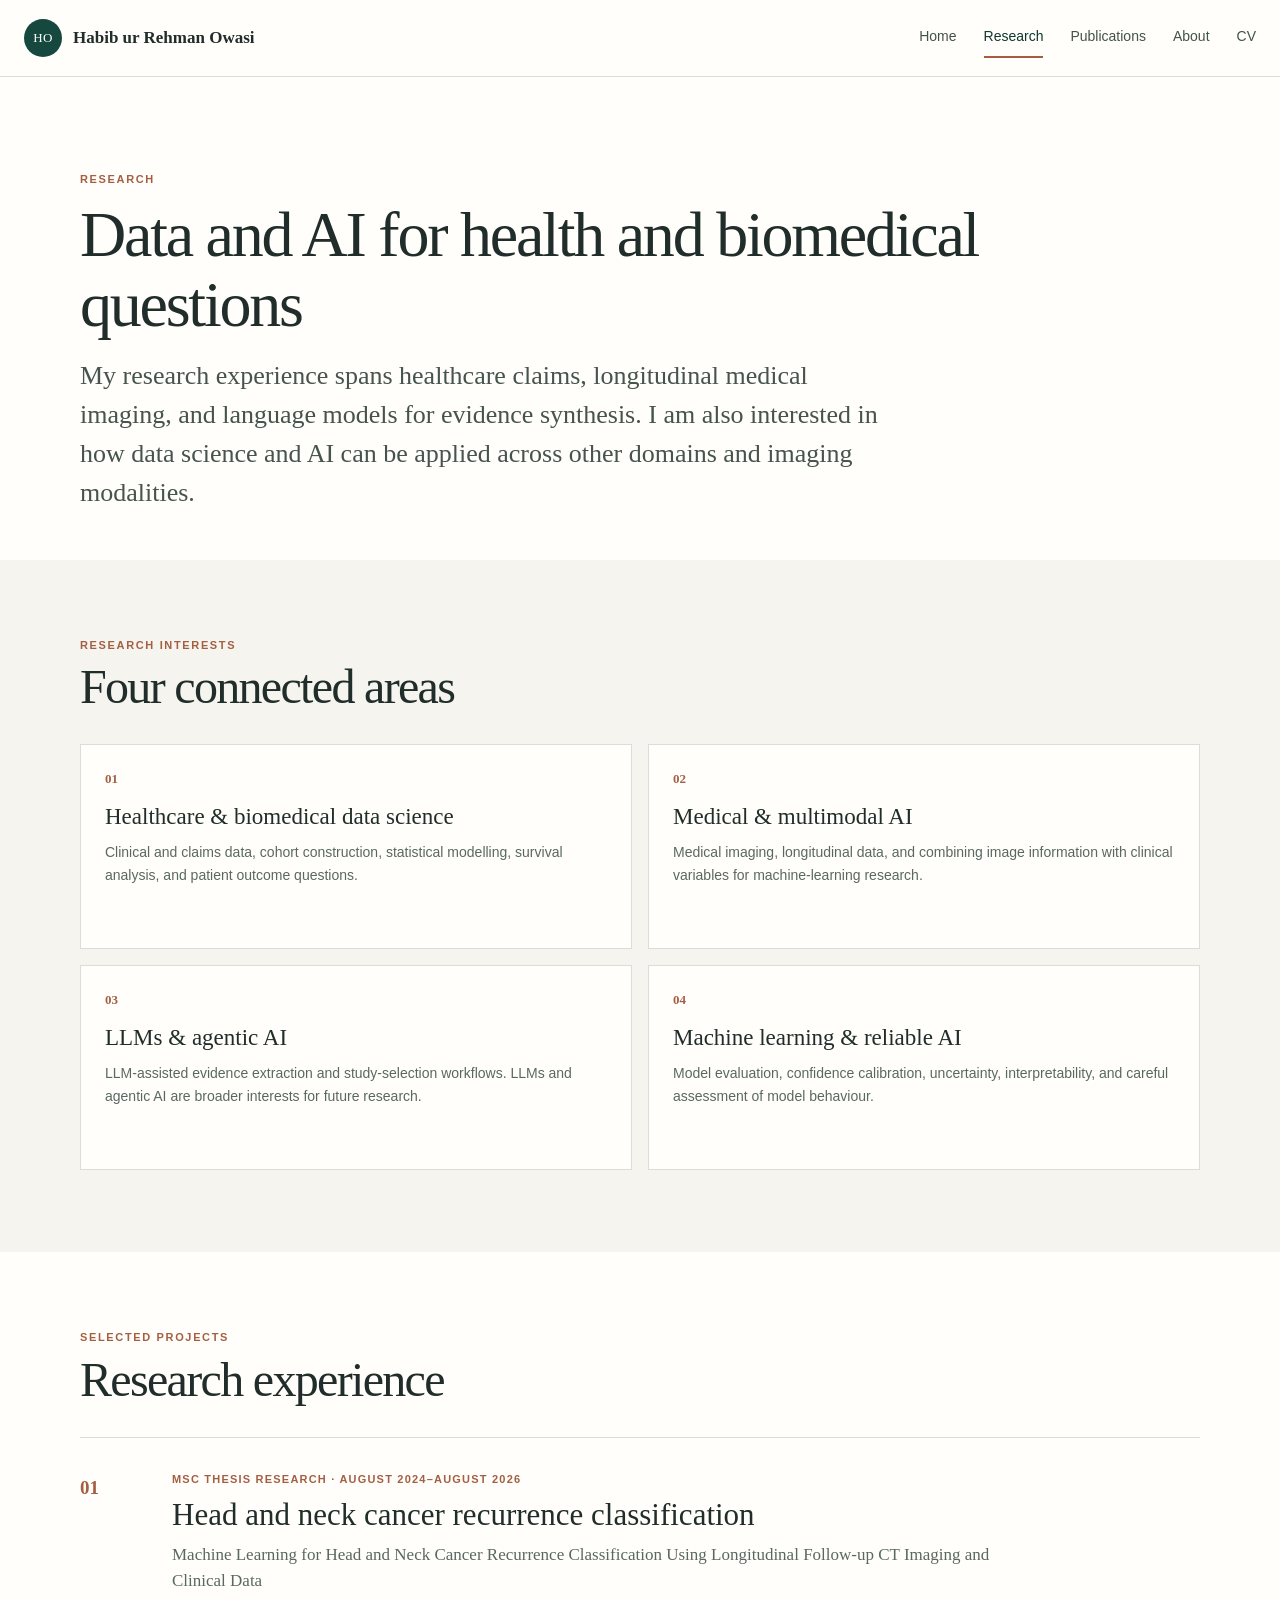
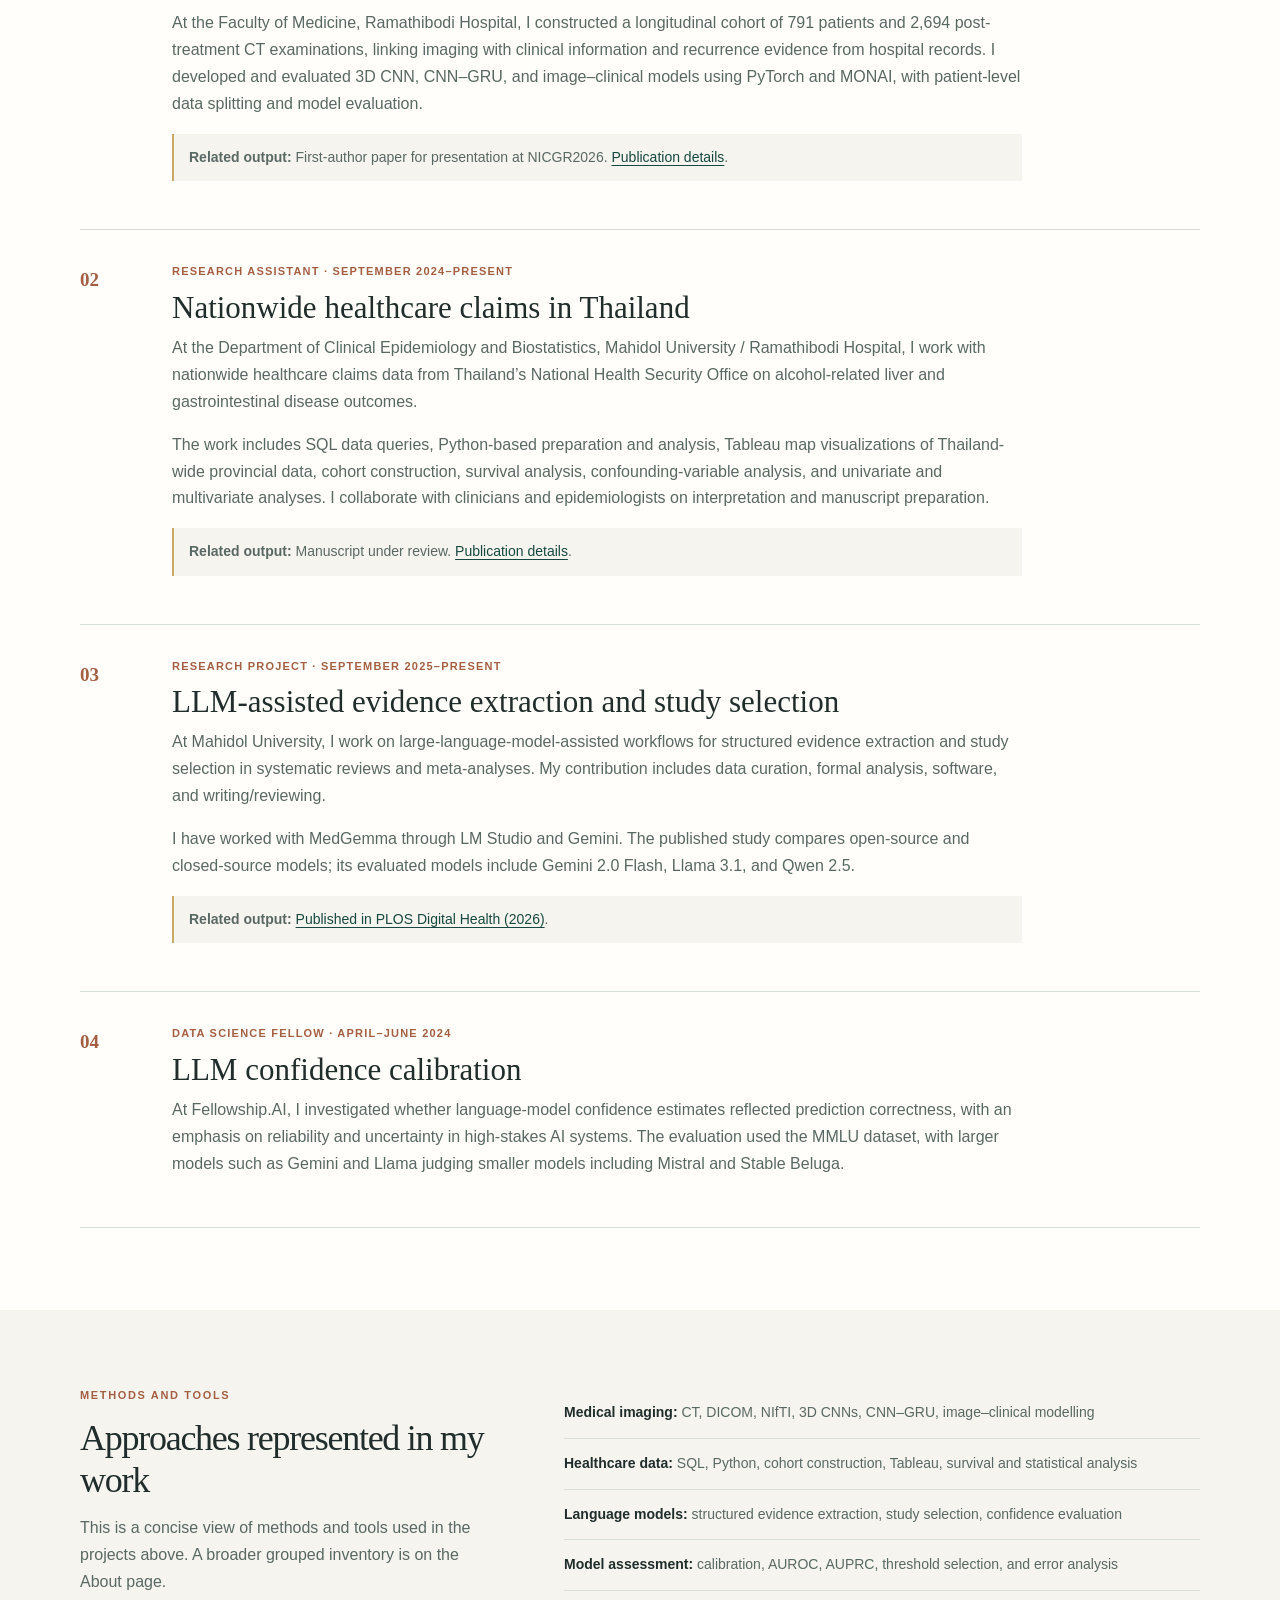
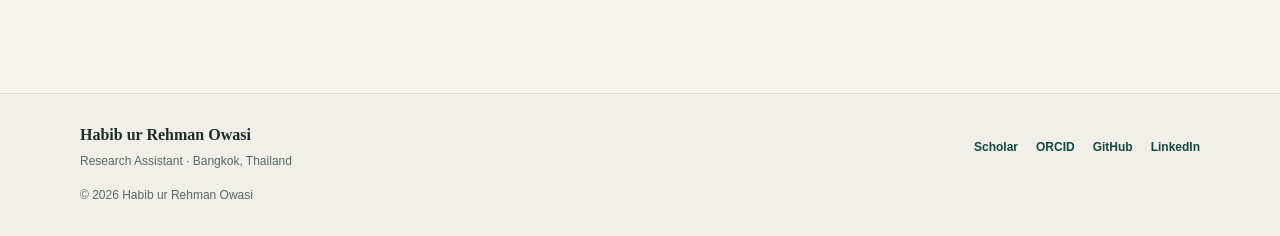
<file: research.html>
<!doctype html>
<html lang="en">
<head>
  <meta charset="utf-8">
  <meta name="viewport" content="width=device-width, initial-scale=1">
  <meta name="theme-color" content="#f5f4ef">
  <meta name="description" content="Research projects by Habib ur Rehman Owasi across healthcare data science, medical AI, LLMs, and reliable machine learning.">
  <title>Research | Habib ur Rehman Owasi</title>
  <link rel="icon" href="assets/favicon.svg" type="image/svg+xml">
  <link rel="stylesheet" href="assets/site.css">
</head>
<body>
  <a class="skip-link" href="#main">Skip to content</a>
  <header class="site-header"><div class="header-inner">
    <a class="wordmark" href="index.html" aria-label="Habib ur Rehman Owasi, home"><span class="wordmark-mark" aria-hidden="true">HO</span><span class="wordmark-name">Habib ur Rehman Owasi</span></a>
    <nav class="site-nav" aria-label="Primary navigation"><a href="index.html">Home</a><a href="research.html" aria-current="page">Research</a><a href="publications.html">Publications</a><a href="about.html">About</a><a href="cv.html">CV</a></nav>
  </div></header>
  <main id="main">
    <section class="page-intro wrap">
      <p class="eyebrow">Research</p>
      <h1>Data and AI for health and biomedical questions</h1>
      <p class="lead">My research experience spans healthcare claims, longitudinal medical imaging, and language models for evidence synthesis. I am also interested in how data science and AI can be applied across other domains and imaging modalities.</p>
    </section>

    <section class="section section-paper">
      <div class="wrap">
        <div class="section-heading"><div><p class="eyebrow">Research interests</p><h2>Four connected areas</h2></div></div>
        <div class="interest-grid">
          <article class="interest-card" id="health-data"><span class="interest-number">01</span><h3>Healthcare &amp; biomedical data science</h3><p>Clinical and claims data, cohort construction, statistical modelling, survival analysis, and patient outcome questions.</p></article>
          <article class="interest-card" id="medical-ai"><span class="interest-number">02</span><h3>Medical &amp; multimodal AI</h3><p>Medical imaging, longitudinal data, and combining image information with clinical variables for machine-learning research.</p></article>
          <article class="interest-card" id="llms"><span class="interest-number">03</span><h3>LLMs &amp; agentic AI</h3><p>LLM-assisted evidence extraction and study-selection workflows. LLMs and agentic AI are broader interests for future research.</p></article>
          <article class="interest-card" id="reliable-ai"><span class="interest-number">04</span><h3>Machine learning &amp; reliable AI</h3><p>Model evaluation, confidence calibration, uncertainty, interpretability, and careful assessment of model behaviour.</p></article>
        </div>
      </div>
    </section>

    <section class="section wrap">
      <div class="section-heading"><div><p class="eyebrow">Selected projects</p><h2>Research experience</h2></div></div>
      <div class="project-list">
        <article class="project-entry">
          <div class="project-index">01</div>
          <div class="project-content">
            <p class="card-kicker">MSc thesis research · August 2024–August 2026</p>
            <h3>Head and neck cancer recurrence classification</h3>
            <p class="project-title">Machine Learning for Head and Neck Cancer Recurrence Classification Using Longitudinal Follow-up CT Imaging and Clinical Data</p>
            <p>At the Faculty of Medicine, Ramathibodi Hospital, I constructed a longitudinal cohort of 791 patients and 2,694 post-treatment CT examinations, linking imaging with clinical information and recurrence evidence from hospital records. I developed and evaluated 3D CNN, CNN–GRU, and image–clinical models using PyTorch and MONAI, with patient-level data splitting and model evaluation.</p>
            <p class="project-related"><strong>Related output:</strong> First-author paper for presentation at NICGR2026. <a href="publications.html#conference">Publication details</a>.</p>
          </div>
        </article>
        <article class="project-entry">
          <div class="project-index">02</div>
          <div class="project-content">
            <p class="card-kicker">Research Assistant · September 2024–present</p>
            <h3>Nationwide healthcare claims in Thailand</h3>
            <p>At the Department of Clinical Epidemiology and Biostatistics, Mahidol University / Ramathibodi Hospital, I work with nationwide healthcare claims data from Thailand’s National Health Security Office on alcohol-related liver and gastrointestinal disease outcomes.</p>
            <p>The work includes SQL data queries, Python-based preparation and analysis, Tableau map visualizations of Thailand-wide provincial data, cohort construction, survival analysis, confounding-variable analysis, and univariate and multivariate analyses. I collaborate with clinicians and epidemiologists on interpretation and manuscript preparation.</p>
            <p class="project-related"><strong>Related output:</strong> Manuscript under review. <a href="publications.html#under-review">Publication details</a>.</p>
          </div>
        </article>
        <article class="project-entry">
          <div class="project-index">03</div>
          <div class="project-content">
            <p class="card-kicker">Research project · September 2025–present</p>
            <h3>LLM-assisted evidence extraction and study selection</h3>
            <p>At Mahidol University, I work on large-language-model-assisted workflows for structured evidence extraction and study selection in systematic reviews and meta-analyses. My contribution includes data curation, formal analysis, software, and writing/reviewing.</p>
            <p>I have worked with MedGemma through LM Studio and Gemini. The published study compares open-source and closed-source models; its evaluated models include Gemini 2.0 Flash, Llama 3.1, and Qwen 2.5.</p>
            <p class="project-related"><strong>Related output:</strong> <a href="publications.html#published">Published in PLOS Digital Health (2026)</a>.</p>
          </div>
        </article>
        <article class="project-entry">
          <div class="project-index">04</div>
          <div class="project-content">
            <p class="card-kicker">Data Science Fellow · April–June 2024</p>
            <h3>LLM confidence calibration</h3>
            <p>At Fellowship.AI, I investigated whether language-model confidence estimates reflected prediction correctness, with an emphasis on reliability and uncertainty in high-stakes AI systems. The evaluation used the MMLU dataset, with larger models such as Gemini and Llama judging smaller models including Mistral and Stable Beluga.</p>
          </div>
        </article>
      </div>
    </section>

    <section class="section section-paper">
      <div class="wrap methods-wrap">
        <div><p class="eyebrow">Methods and tools</p><h2>Approaches represented in my work</h2><p class="muted">This is a concise view of methods and tools used in the projects above. A broader grouped inventory is on the About page.</p></div>
        <ul class="method-list">
          <li><strong>Medical imaging:</strong> CT, DICOM, NIfTI, 3D CNNs, CNN–GRU, image–clinical modelling</li>
          <li><strong>Healthcare data:</strong> SQL, Python, cohort construction, Tableau, survival and statistical analysis</li>
          <li><strong>Language models:</strong> structured evidence extraction, study selection, confidence evaluation</li>
          <li><strong>Model assessment:</strong> calibration, AUROC, AUPRC, threshold selection, and error analysis</li>
        </ul>
      </div>
    </section>
  </main>
  <footer class="site-footer"><div class="wrap footer-inner">
    <div><strong>Habib ur Rehman Owasi</strong><span>Research Assistant · Bangkok, Thailand</span></div>
    <div class="social-links" aria-label="Academic and professional profiles"><a href="https://scholar.google.com/citations?user=Odnvv9oAAAAJ&amp;hl=en" target="_blank" rel="noopener">Scholar</a><a href="https://orcid.org/0009-0002-7923-1663" target="_blank" rel="noopener">ORCID</a><a href="https://github.com/HabibOwaisi" target="_blank" rel="noopener">GitHub</a><a href="https://www.linkedin.com/in/habib-ur-rehman-owasi-32043a1b2/" target="_blank" rel="noopener">LinkedIn</a></div>
    <p class="footer-note">© 2026 Habib ur Rehman Owasi</p>
  </div></footer>
</body>
</html>
</file>
<file: assets/site.css>
:root {
  color-scheme: light;
  --ink: #202d2a;
  --muted: #5a6863;
  --green: #17483f;
  --green-deep: #10382f;
  --green-pale: #e5eeea;
  --rust: #a45f43;
  --gold: #c9a86a;
  --paper: #f5f4ef;
  --white: #fffefa;
  --line: #d9ded8;
  --serif: Georgia, "Times New Roman", serif;
  --sans: -apple-system, BlinkMacSystemFont, "Segoe UI", sans-serif;
  --wrap: 1120px;
}

* { box-sizing: border-box; }
html { scroll-behavior: smooth; }
body { margin: 0; color: var(--ink); background: var(--white); font-family: var(--sans); font-size: 16px; line-height: 1.68; text-rendering: optimizeLegibility; }
a { color: var(--green); text-underline-offset: .19em; text-decoration-thickness: .07em; }
a:hover { color: var(--rust); }
a:focus-visible, summary:focus-visible { outline: 3px solid var(--gold); outline-offset: 4px; border-radius: 2px; }
::selection { background: #d6e6de; color: var(--green-deep); }
.wrap { width: min(var(--wrap), calc(100% - 48px)); margin-inline: auto; }
.skip-link { position: absolute; z-index: 20; top: 10px; left: 10px; padding: 9px 14px; transform: translateY(-160%); background: var(--green-deep); color: white; border-radius: 3px; }
.skip-link:focus { transform: translateY(0); color: white; }

.site-header { border-bottom: 1px solid var(--line); background: rgba(255,254,250,.97); }
.header-inner { width: min(1240px, calc(100% - 48px)); min-height: 76px; margin: auto; display: flex; align-items: center; justify-content: space-between; gap: 30px; }
.wordmark { display: inline-flex; align-items: center; gap: 11px; color: var(--ink); text-decoration: none; white-space: nowrap; }
.wordmark-mark { display: grid; place-items: center; width: 38px; height: 38px; border-radius: 50%; background: var(--green); color: white; font-family: var(--serif); font-size: 13px; letter-spacing: .02em; }
.wordmark-name { font-family: var(--serif); font-size: 17px; font-weight: 700; }
.site-nav { display: flex; align-items: center; gap: 27px; }
.site-nav a { padding: 7px 0; color: #43524d; font-size: 14px; text-decoration: none; border-bottom: 2px solid transparent; }
.site-nav a:hover, .site-nav a[aria-current="page"] { color: var(--green-deep); border-color: var(--rust); }

.hero { display: grid; grid-template-columns: minmax(0, 1.45fr) minmax(280px, .75fr); gap: clamp(40px, 7vw, 100px); padding-top: clamp(60px, 9vw, 112px); padding-bottom: clamp(64px, 9vw, 110px); align-items: center; }
.eyebrow { margin: 0 0 13px; color: var(--rust); font-size: 11px; font-weight: 750; letter-spacing: .15em; line-height: 1.4; text-transform: uppercase; }
h1, h2, h3, p { margin-top: 0; }
h1, h2, h3 { color: var(--ink); }
h1, h2 { font-family: var(--serif); font-weight: 500; letter-spacing: -.035em; }
.hero h1 { max-width: 740px; margin-bottom: 12px; font-size: clamp(42px, 6.5vw, 72px); line-height: 1.03; }
.role-line { margin: 0 0 4px; color: var(--green); font-size: 19px; font-weight: 650; }
.affiliation { margin-bottom: 27px; color: var(--muted); font-size: 14px; line-height: 1.55; }
.hero-statement { max-width: 700px; margin: 0 0 13px; font-family: var(--serif); font-size: clamp(22px, 2.7vw, 31px); line-height: 1.34; }
.hero-body { max-width: 680px; margin-bottom: 26px; color: var(--muted); font-size: 16px; }
.button-row { display: flex; flex-wrap: wrap; gap: 12px; }
.button { min-height: 46px; display: inline-flex; align-items: center; justify-content: center; gap: 9px; padding: 10px 17px; border: 1px solid var(--green); border-radius: 2px; font-size: 14px; font-weight: 700; text-decoration: none; transition: background-color .16s ease, color .16s ease; }
.button-primary { background: var(--green); color: white; }
.button-primary:hover { background: var(--green-deep); color: white; }
.button-secondary { color: var(--green); background: transparent; }
.button-secondary:hover { background: var(--green-pale); color: var(--green-deep); }
.hero-aside { position: relative; padding: 29px 30px 22px; border-top: 3px solid var(--green); background: var(--paper); }
.hero-aside::after { position: absolute; right: 17px; top: 16px; width: 46px; height: 46px; content: ""; border: 1px solid #d8ded7; border-radius: 50%; box-shadow: 0 0 0 8px rgba(216,222,215,.22), 0 0 0 17px rgba(216,222,215,.12); }
.interest-list { position: relative; z-index: 1; display: grid; gap: 0; margin: 0; padding: 0; list-style: none; }
.interest-list li { display: grid; grid-template-columns: 31px 1fr; gap: 8px; align-items: start; padding: 13px 0; border-bottom: 1px solid var(--line); }
.interest-list a { color: var(--ink); font-family: var(--serif); font-size: 17px; line-height: 1.32; text-decoration: none; }
.interest-list a:hover { color: var(--rust); }
.interest-number { color: var(--rust); font-family: var(--serif); font-size: 13px; font-weight: 700; }
.aside-note { display: flex; align-items: flex-start; gap: 11px; padding-top: 18px; color: var(--muted); font-size: 12px; line-height: 1.45; }
.aside-note p { margin: 0; }
.aside-note strong { color: var(--ink); font-size: 13px; font-weight: 650; }
.small-dot { flex: 0 0 8px; width: 8px; height: 8px; margin-top: 5px; border-radius: 50%; background: var(--rust); }

.section { padding-top: 78px; padding-bottom: 82px; }
.section-paper { background: var(--paper); }
.section-heading { display: flex; align-items: end; justify-content: space-between; gap: 28px; margin-bottom: 30px; }
.section-heading .eyebrow { margin-bottom: 7px; }
.section-heading h2 { max-width: 750px; margin: 0; font-size: clamp(31px, 4.5vw, 48px); line-height: 1.13; }
.text-link { color: var(--green); font-size: 14px; font-weight: 700; text-decoration: none; white-space: nowrap; }
.text-link span, .card-link span { display: inline-block; transition: transform .16s ease; }
.text-link:hover span, .card-link:hover span { transform: translateX(3px); }
.card-grid { display: grid; gap: 17px; }
.card-grid-three { grid-template-columns: repeat(3, minmax(0, 1fr)); }
.research-card { min-height: 250px; display: flex; flex-direction: column; align-items: start; padding: 24px 24px 20px; background: var(--white); border: 1px solid var(--line); border-top: 2px solid var(--green); }
.card-kicker { margin-bottom: 9px; color: var(--rust); font-size: 11px; font-weight: 750; letter-spacing: .11em; line-height: 1.4; text-transform: uppercase; }
.research-card h3 { margin: 0 0 10px; font-family: var(--serif); font-size: 23px; font-weight: 500; line-height: 1.22; }
.research-card p:not(.card-kicker) { margin-bottom: 18px; color: var(--muted); font-size: 14px; line-height: 1.6; }
.card-link { margin-top: auto; color: var(--green); font-size: 13px; font-weight: 750; text-decoration: none; }

.publication-preview { display: grid; grid-template-columns: 74px minmax(0, 1fr); gap: 20px; padding: 24px 0; border-top: 1px solid var(--line); }
.publication-preview:last-child { border-bottom: 1px solid var(--line); }
.publication-year { color: var(--rust); font-family: var(--serif); font-size: 17px; font-weight: 700; }
.status { display: inline-block; width: fit-content; margin: 0 0 9px; padding: 3px 9px; border: 1px solid currentColor; border-radius: 2px; font-size: 11px; font-weight: 750; letter-spacing: .04em; line-height: 1.4; }
.status-published { color: #24614e; }
.status-conference { color: #815332; }
.status-review { color: #555c68; }
.publication-preview h3, .publication-body h3 { max-width: 900px; margin: 0 0 7px; font-family: var(--serif); font-size: 21px; font-weight: 500; line-height: 1.35; }
.publication-preview h3 a { color: var(--ink); text-decoration: none; }
.publication-preview h3 a:hover { color: var(--green); text-decoration: underline; }
.publication-meta { margin: 0; color: var(--muted); font-size: 13px; }

.contact-band { padding: 41px 0; background: var(--green-deep); color: white; }
.contact-band-inner { display: flex; align-items: center; justify-content: space-between; gap: 30px; }
.contact-band .eyebrow { color: #dfbd83; }
.contact-band h2 { margin: 0; color: white; font-size: clamp(26px, 4vw, 38px); }
.contact-actions { display: flex; flex-wrap: wrap; align-items: center; gap: 22px; }
.button-light { border-color: white; background: white; color: var(--green-deep); }
.button-light:hover { background: #e7ede7; color: var(--green-deep); }
.text-link-light { color: white; }
.text-link-light:hover { color: #dfbd83; }

.site-footer { padding: 28px 0 30px; background: #f0efe9; border-top: 1px solid var(--line); }
.footer-inner { display: grid; grid-template-columns: 1fr auto; gap: 14px 30px; align-items: center; }
.footer-inner > div:first-child { display: grid; gap: 2px; }
.footer-inner strong { font-family: var(--serif); font-size: 16px; }
.footer-inner > div:first-child span, .footer-note { color: var(--muted); font-size: 12px; }
.footer-note { grid-column: 1 / -1; margin: 0; }
.social-links { display: flex; flex-wrap: wrap; gap: 18px; }
.social-links a { color: var(--green); font-size: 12px; font-weight: 700; text-decoration: none; }
.social-links a:hover { text-decoration: underline; }

.page-intro { padding-top: clamp(56px, 8vw, 95px); padding-bottom: 48px; }
.page-intro h1 { max-width: 940px; margin: 0 0 17px; font-size: clamp(39px, 6vw, 64px); line-height: 1.08; }
.lead { max-width: 820px; margin: 0; color: #46534e; font-family: var(--serif); font-size: clamp(20px, 2.6vw, 26px); line-height: 1.5; }
.intro-copy { max-width: 800px; margin: 20px 0 0; color: var(--muted); }
.interest-grid { display: grid; grid-template-columns: repeat(2, minmax(0, 1fr)); gap: 16px; }
.interest-card { min-height: 205px; padding: 23px 24px; border: 1px solid var(--line); background: var(--white); scroll-margin-top: 24px; }
.interest-card .interest-number { display: block; margin-bottom: 13px; }
.interest-card h3 { margin: 0 0 9px; font-family: var(--serif); font-size: 23px; font-weight: 500; line-height: 1.25; }
.interest-card p { max-width: 520px; margin: 0; color: var(--muted); font-size: 14px; }
.project-list { border-top: 1px solid var(--line); }
.project-entry { display: grid; grid-template-columns: 70px minmax(0,1fr); gap: 22px; padding: 34px 0; border-bottom: 1px solid var(--line); scroll-margin-top: 24px; }
.project-index { color: var(--rust); font-family: var(--serif); font-size: 19px; font-weight: 700; }
.project-content { max-width: 850px; }
.project-content h3 { margin: 0 0 9px; font-family: var(--serif); font-size: clamp(24px, 3.5vw, 31px); font-weight: 500; line-height: 1.2; }
.project-title { color: var(--green); font-family: var(--serif); font-size: 17px; line-height: 1.5; }
.project-content > p:not(.card-kicker) { color: var(--muted); }
.project-related { padding: 12px 15px; border-left: 2px solid var(--gold); background: var(--paper); font-size: 14px; }
.methods-wrap { display: grid; grid-template-columns: .8fr 1.2fr; gap: 60px; align-items: start; }
.methods-wrap h2 { margin-bottom: 13px; font-family: var(--serif); font-size: 36px; font-weight: 500; line-height: 1.18; }
.muted { color: var(--muted); }
.method-list { margin: 0; padding: 0; list-style: none; }
.method-list li { padding: 13px 0; border-bottom: 1px solid var(--line); color: var(--muted); font-size: 14px; }
.method-list strong { color: var(--ink); }

.publication-entry { display: grid; grid-template-columns: 74px minmax(0, 1fr); gap: 20px; padding: 24px 0; border-top: 1px solid var(--line); scroll-margin-top: 24px; }
.publication-body { max-width: 930px; }
.publication-body h3 { margin-bottom: 10px; font-size: clamp(22px, 3vw, 28px); }
.publication-body h3 a { color: var(--ink); text-decoration: none; }
.publication-body h3 a:hover { color: var(--green); text-decoration: underline; }
.publication-body p { margin-bottom: 8px; color: var(--muted); font-size: 14px; }
.publication-body .authors { color: var(--ink); }
.publication-body .doi { margin-top: 14px; }
.publication-actions { margin-top: 18px; }
.note-section { display: flex; align-items: center; justify-content: space-between; gap: 22px; padding-top: 33px; padding-bottom: 40px; }
.small-note { margin: 0; color: var(--muted); font-size: 13px; }

.timeline { border-top: 1px solid var(--line); }
.timeline-item { display: grid; grid-template-columns: minmax(160px, .34fr) minmax(0, 1fr); gap: 26px; padding: 23px 0; border-bottom: 1px solid var(--line); }
.timeline-date { color: var(--rust); font-size: 13px; font-weight: 700; }
.timeline-item h3 { margin: 0 0 3px; font-family: var(--serif); font-size: 21px; font-weight: 500; line-height: 1.3; }
.timeline-item p { margin: 5px 0 0; color: var(--muted); font-size: 14px; }
.timeline-item .timeline-subtitle { color: var(--green); font-size: 13px; font-weight: 650; }
.timeline-item .small-note { margin-top: 8px; }
.capability-grid { display: grid; grid-template-columns: repeat(3, minmax(0, 1fr)); gap: 14px; }
.capability-card { min-height: 155px; padding: 20px; border: 1px solid var(--line); background: var(--white); }
.capability-card h3 { margin: 0 0 7px; font-family: var(--serif); font-size: 19px; font-weight: 500; }
.capability-card p { margin: 0; color: var(--muted); font-size: 13px; line-height: 1.6; }
.engagement-grid { display: grid; grid-template-columns: repeat(2, minmax(0, 1fr)); border-top: 1px solid var(--line); }
.engagement-item { padding: 20px 24px 20px 0; border-bottom: 1px solid var(--line); }
.engagement-item:nth-child(odd) { border-right: 1px solid var(--line); }
.engagement-item:nth-child(even) { padding-left: 24px; }
.engagement-date { margin: 0 0 6px; color: var(--rust); font-size: 11px; font-weight: 750; letter-spacing: .1em; text-transform: uppercase; }
.engagement-item h3 { margin: 0 0 4px; font-family: var(--serif); font-size: 20px; font-weight: 500; line-height: 1.3; }
.engagement-item p:not(.engagement-date) { margin: 0; color: var(--muted); font-size: 13px; }
.credential-grid { display: grid; grid-template-columns: repeat(2, minmax(0, 1fr)); gap: 13px; }
.credential-card { padding: 18px 20px; border: 1px solid var(--line); background: var(--white); }
.credential-card h3 { margin: 0 0 7px; font-family: var(--serif); font-size: 19px; font-weight: 500; line-height: 1.3; }
.credential-card p:not(.card-kicker) { margin: 0; color: var(--muted); font-size: 13px; }
.course-details { margin-top: 18px; padding: 18px 20px; border: 1px solid var(--line); background: var(--white); }
.course-details summary { color: var(--green); cursor: pointer; font-weight: 700; }
.course-details > p { margin-top: 14px; }
.course-list { columns: 2; column-gap: 36px; margin: 10px 0 0; padding-left: 19px; color: var(--muted); font-size: 13px; }
.course-list li { break-inside: avoid; padding: 3px 0; }
.contact-section { display: grid; grid-template-columns: 1fr minmax(280px, .85fr); gap: 40px; align-items: center; }
.contact-section h2 { margin: 0 0 10px; font-size: 37px; }
.contact-section p:not(.eyebrow) { color: var(--muted); }
.contact-card { padding: 24px; border-top: 3px solid var(--green); background: var(--paper); }
.email-link { display: inline-block; margin-bottom: 20px; color: var(--ink); font-family: var(--serif); font-size: clamp(18px, 2.5vw, 24px); }
.social-links-dark { gap: 14px; }
.social-links-dark a { font-size: 12px; }

.cv-intro { padding-bottom: 50px; }
.cv-intro .lead { margin-bottom: 24px; }
.cv-intro .small-note { margin-top: 14px; }
.cv-preview-section { padding-top: 50px; }
.pdf-frame { height: min(1120px, 130vh); min-height: 600px; border: 1px solid var(--line); background: white; }
.pdf-frame object { display: block; width: 100%; height: 100%; }
.pdf-frame p { padding: 25px; }

.not-found { min-height: 50vh; display: grid; align-content: center; padding-block: 60px; }
.not-found h1 { margin: 0 0 14px; font-size: 58px; }

@media (max-width: 850px) {
  .header-inner { align-items: flex-start; flex-direction: column; gap: 11px; padding-top: 15px; padding-bottom: 13px; }
  .site-nav { width: 100%; flex-wrap: wrap; gap: 6px 21px; }
  .hero { grid-template-columns: minmax(0, 1fr); gap: 38px; }
  .hero-aside { max-width: 650px; }
  .card-grid-three { grid-template-columns: repeat(2, minmax(0, 1fr)); }
  .research-card:last-child { grid-column: 1 / -1; min-height: auto; }
  .methods-wrap { grid-template-columns: 1fr; gap: 20px; }
  .capability-grid { grid-template-columns: repeat(2, minmax(0, 1fr)); }
}
@media (max-width: 580px) {
  body { font-size: 15px; }
  .wrap { width: min(var(--wrap), calc(100% - 34px)); }
  .header-inner { width: calc(100% - 34px); }
  .wordmark-name { font-size: 15px; }
  .site-nav { gap: 3px 17px; }
  .site-nav a { font-size: 13px; }
  .hero { padding-top: 49px; padding-bottom: 58px; }
  .hero h1 { font-size: 44px; }
  .hero-aside { padding: 24px 21px 19px; }
  .section { padding-top: 57px; padding-bottom: 60px; }
  .section-heading { align-items: flex-start; flex-direction: column; gap: 13px; margin-bottom: 23px; }
  .card-grid-three, .interest-grid, .capability-grid, .credential-grid, .engagement-grid, .contact-section { grid-template-columns: 1fr; }
  .research-card, .research-card:last-child { grid-column: auto; min-height: auto; }
  .publication-preview, .publication-entry { grid-template-columns: 49px minmax(0, 1fr); gap: 12px; }
  .publication-preview h3, .publication-body h3 { font-size: 19px; }
  .contact-band-inner { align-items: flex-start; flex-direction: column; }
  .contact-actions { gap: 14px 18px; }
  .footer-inner { grid-template-columns: 1fr; }
  .footer-note { grid-column: auto; }
  .page-intro { padding-top: 50px; padding-bottom: 36px; }
  .page-intro h1 { font-size: 41px; }
  .interest-card { min-height: 0; }
  .project-entry { grid-template-columns: 36px minmax(0,1fr); gap: 12px; padding: 25px 0; }
  .timeline-item { grid-template-columns: 1fr; gap: 4px; }
  .engagement-item, .engagement-item:nth-child(even), .engagement-item:nth-child(odd) { padding: 17px 0; border-right: 0; }
  .course-list { columns: 1; }
  .contact-section { gap: 16px; }
  .pdf-frame { height: 78vh; min-height: 500px; }
}
@media (prefers-reduced-motion: reduce) {
  *, *::before, *::after { scroll-behavior: auto !important; transition-duration: .01ms !important; animation-duration: .01ms !important; animation-iteration-count: 1 !important; }
}
@media print {
  :root { --ink: #111; --muted: #333; --green: #111; --green-deep: #111; --rust: #333; --line: #aaa; }
  body { background: white; color: black; font-size: 10.5pt; line-height: 1.45; }
  .site-header, .site-footer, .skip-link, .button-row, .contact-band, .text-link, .card-link { display: none !important; }
  .wrap { width: 100%; }
  .hero, .page-intro { padding-top: 22px; padding-bottom: 22px; }
  .section { padding-top: 22px; padding-bottom: 24px; break-inside: avoid; }
  .section-paper, .hero-aside, .research-card, .interest-card, .capability-card, .credential-card, .contact-card { background: white !important; }
  h1 { font-size: 30pt !important; }
  h2 { font-size: 22pt !important; }
  h3 { break-after: avoid; }
  a { color: black; text-decoration: underline; }
  a[href^="http"]::after { content: " (" attr(href) ")"; font-size: 8pt; overflow-wrap: anywhere; }
  .pdf-frame { display: none; }
  .course-details { break-inside: auto; }
  .course-details > *:not(summary) { display: block !important; }
}
</file>
